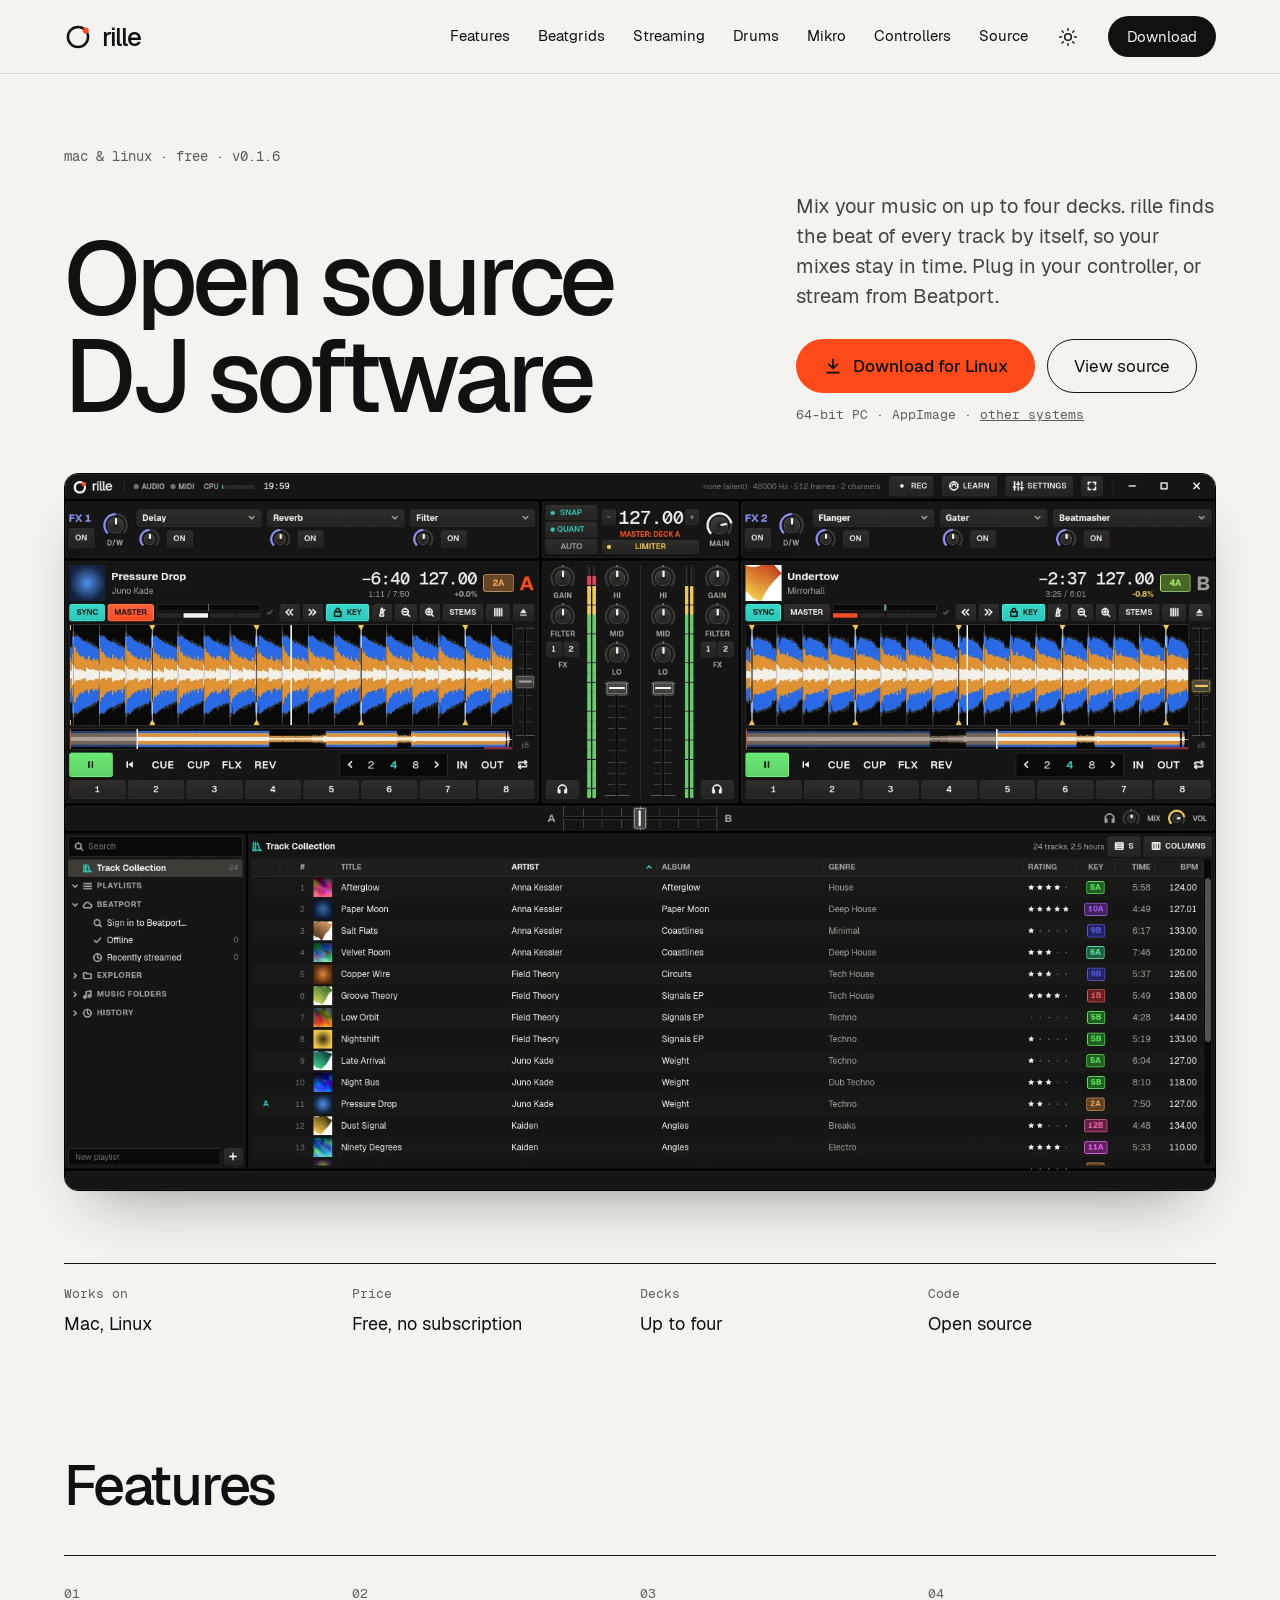
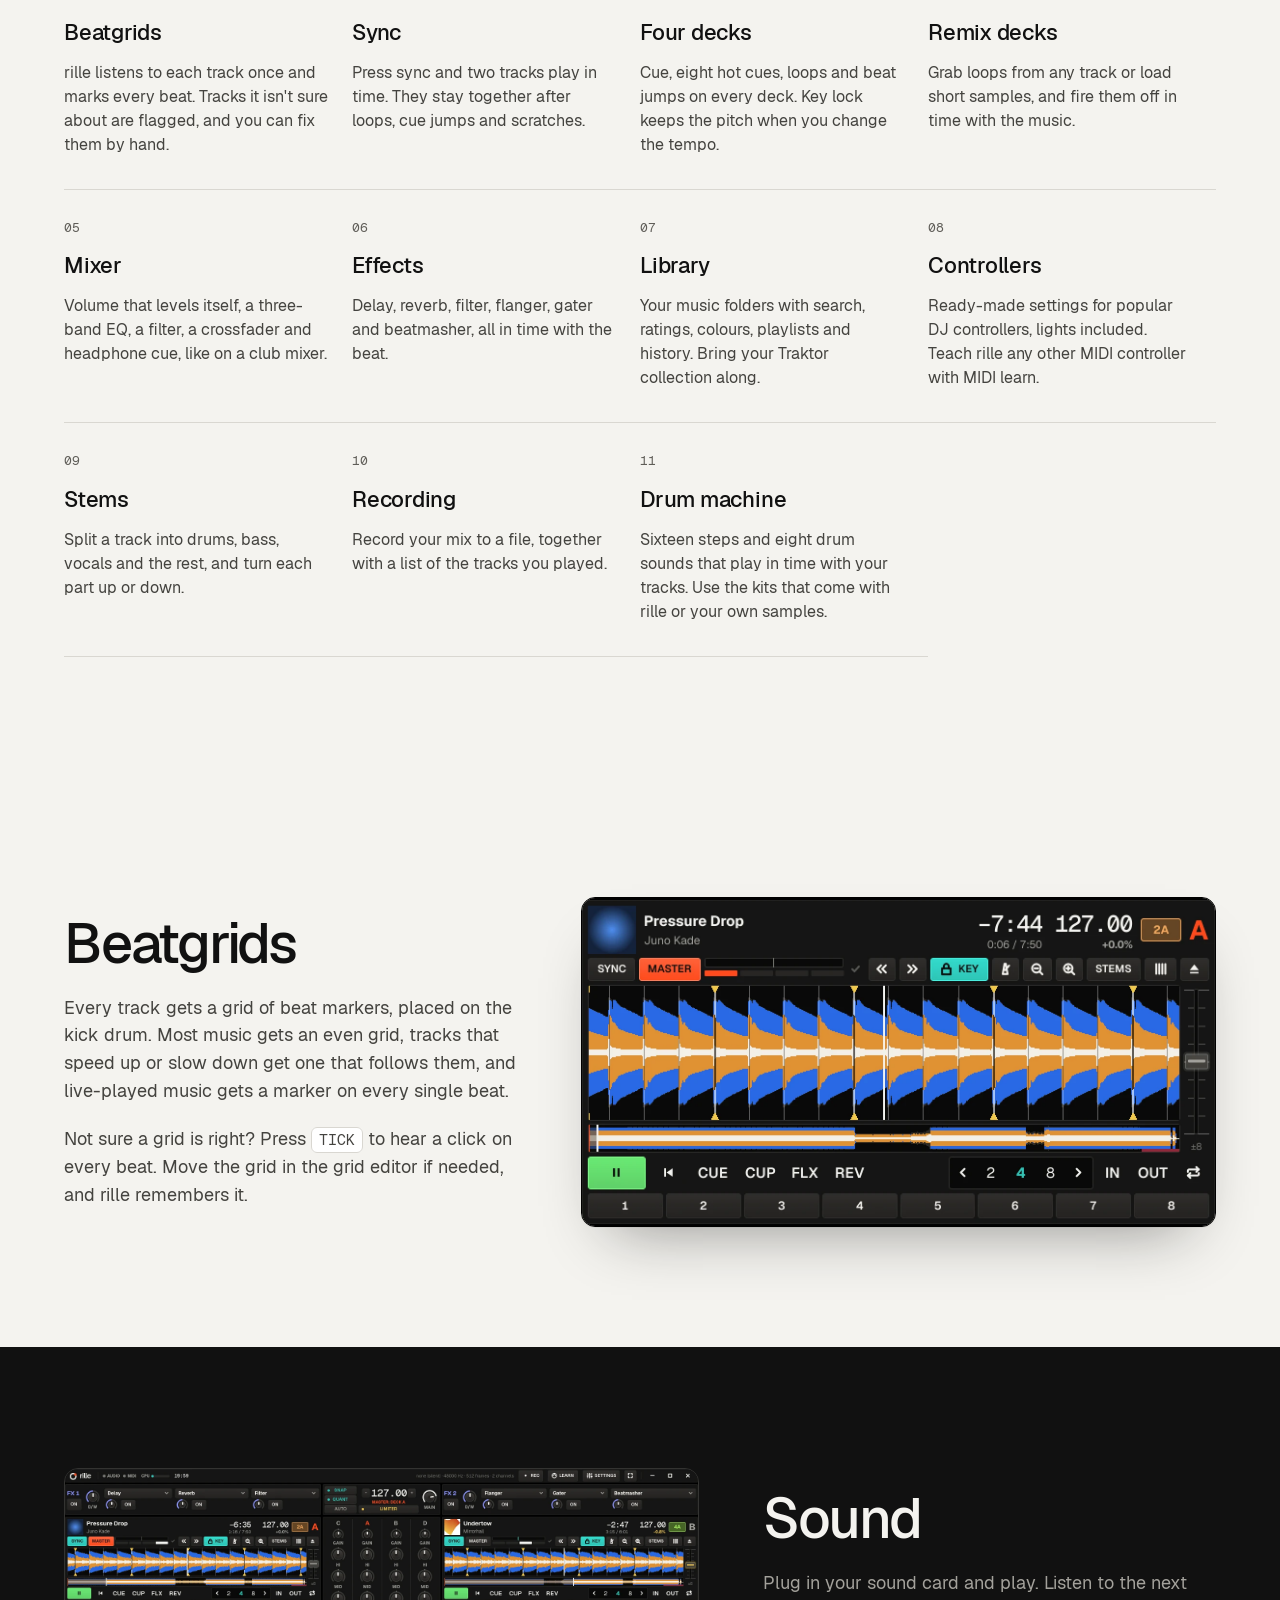
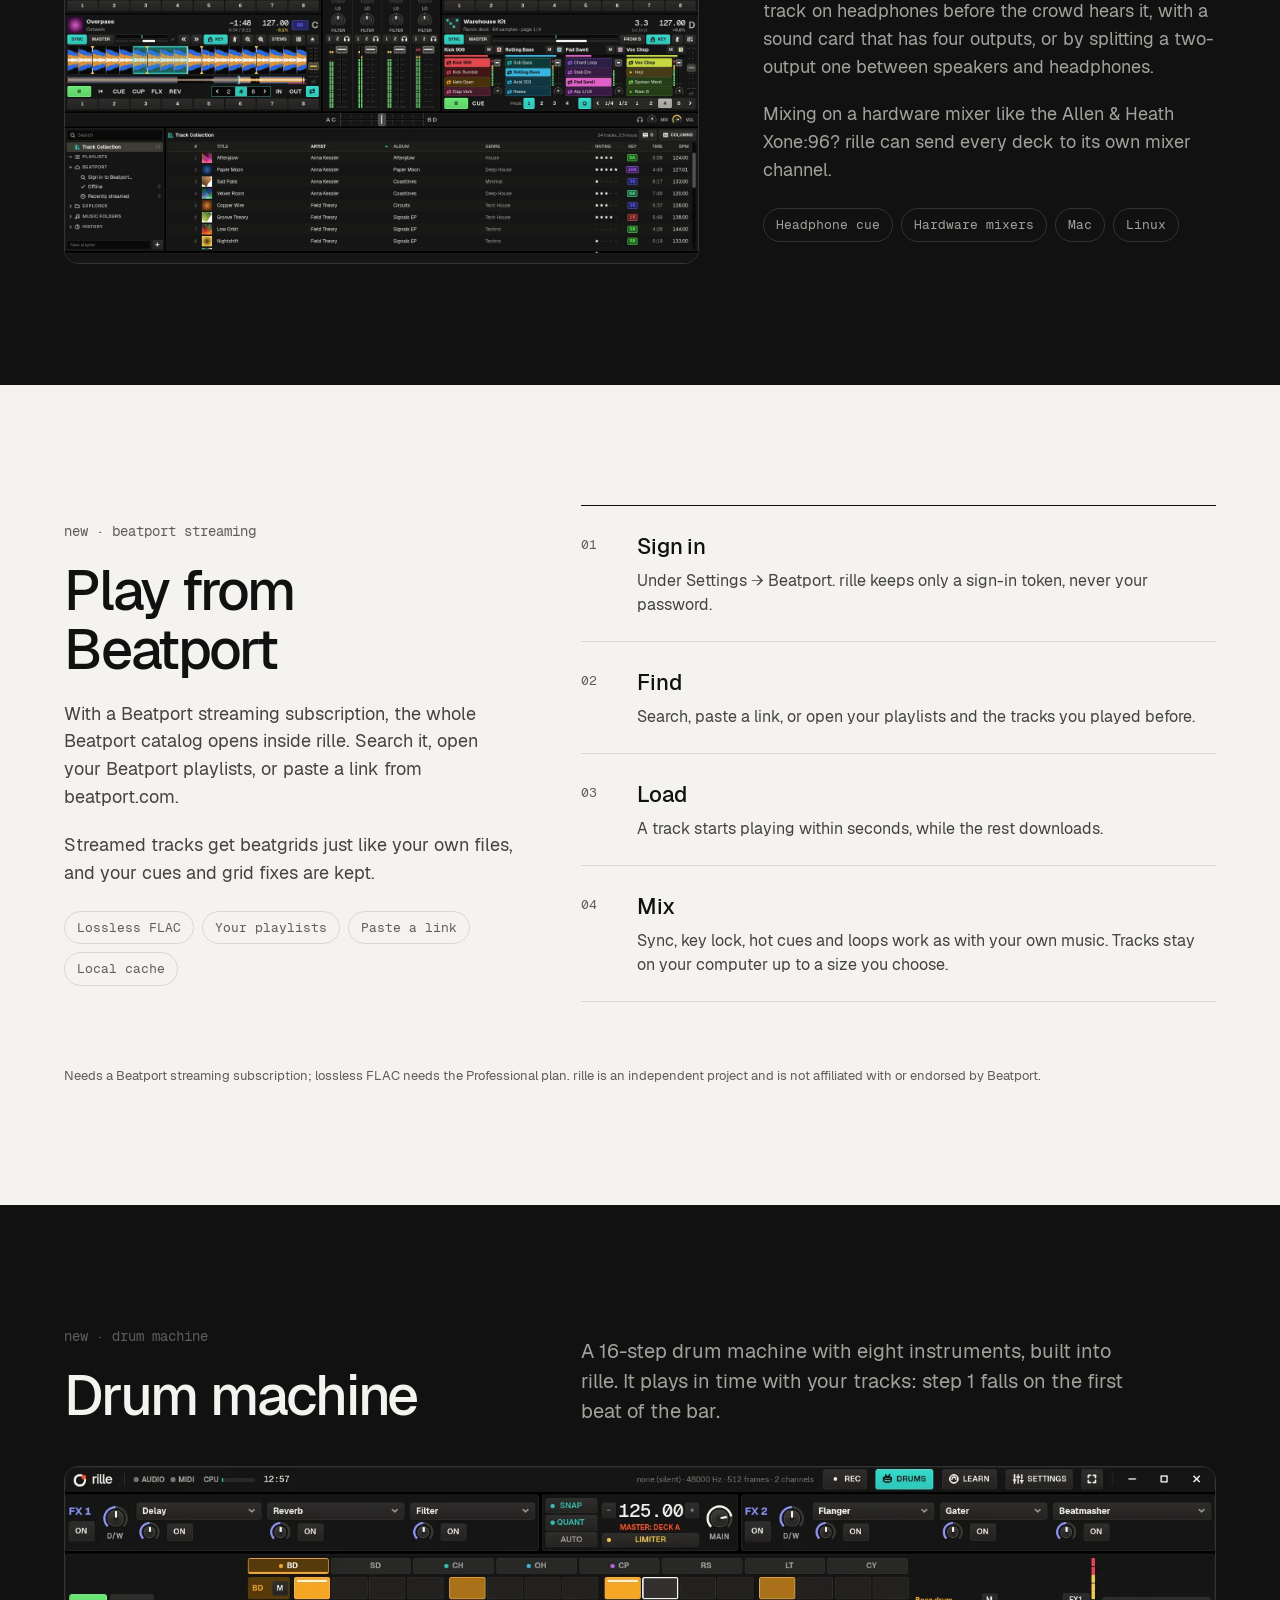
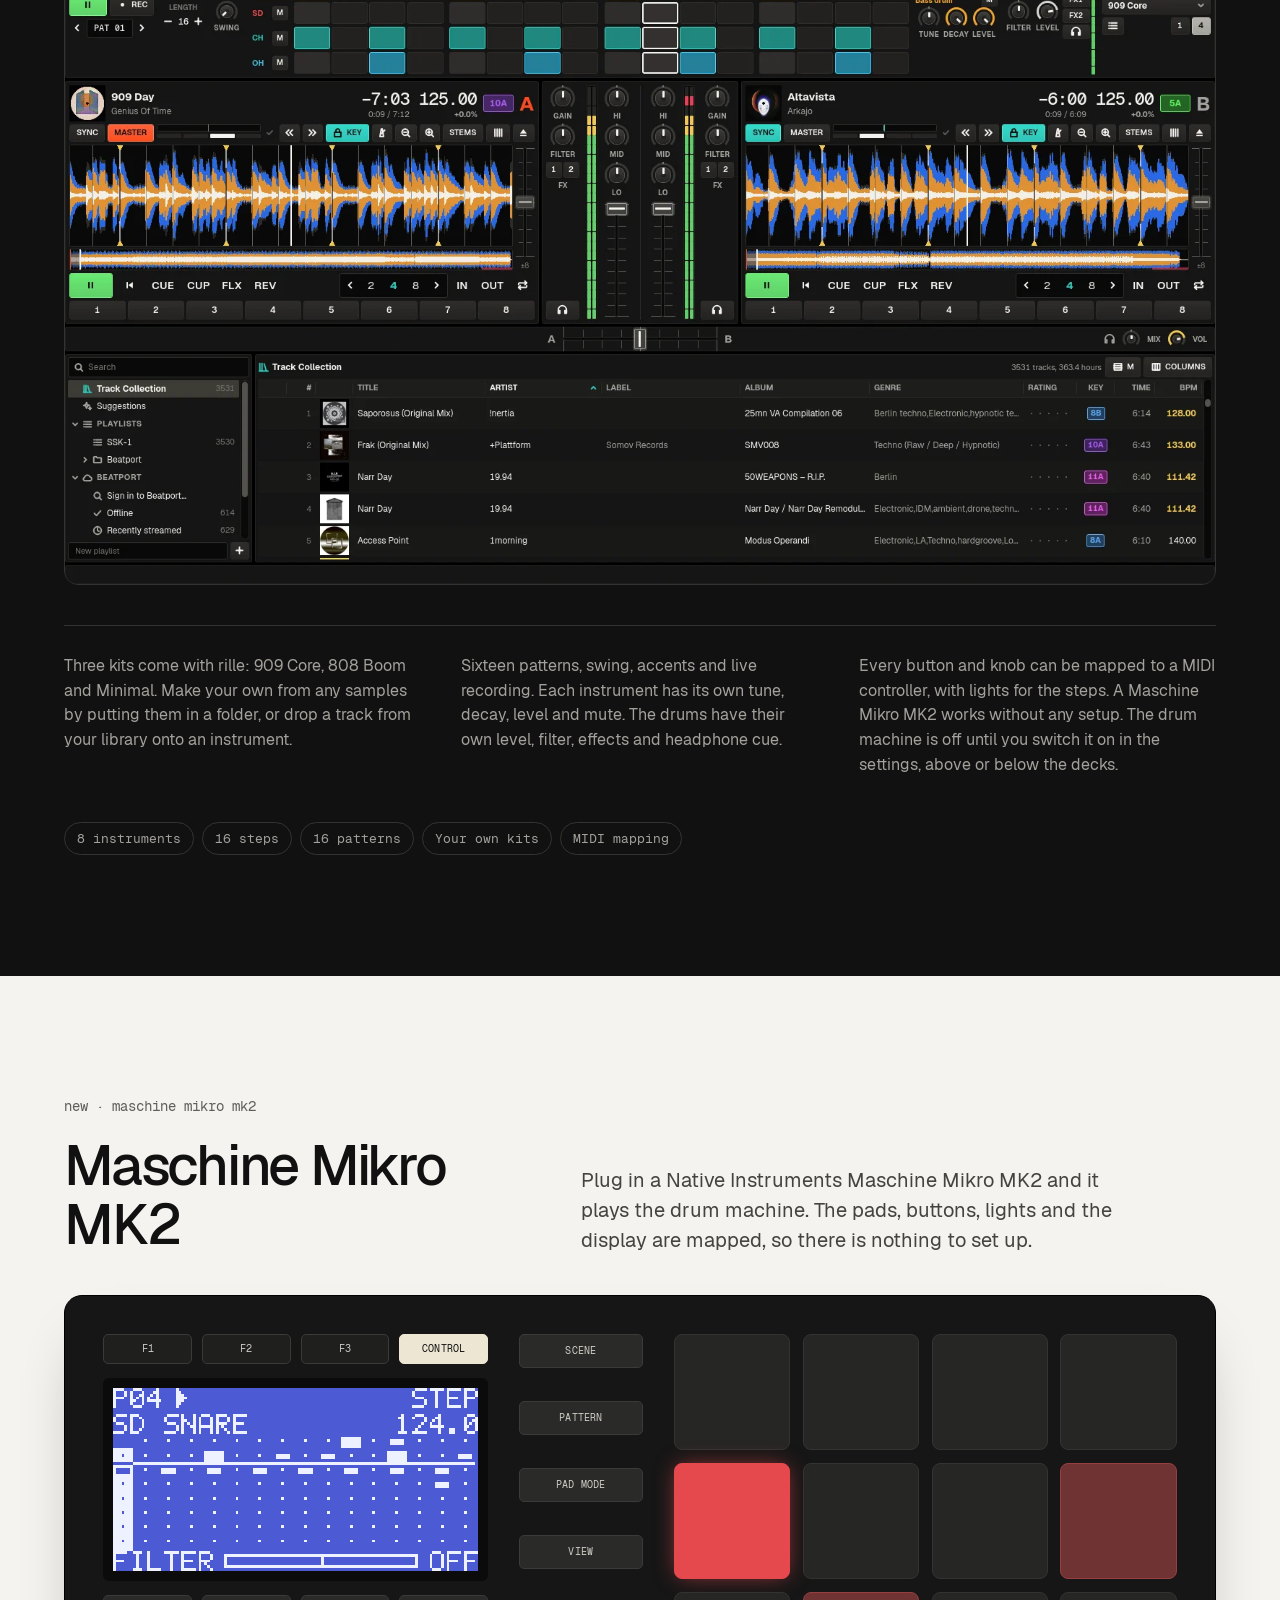
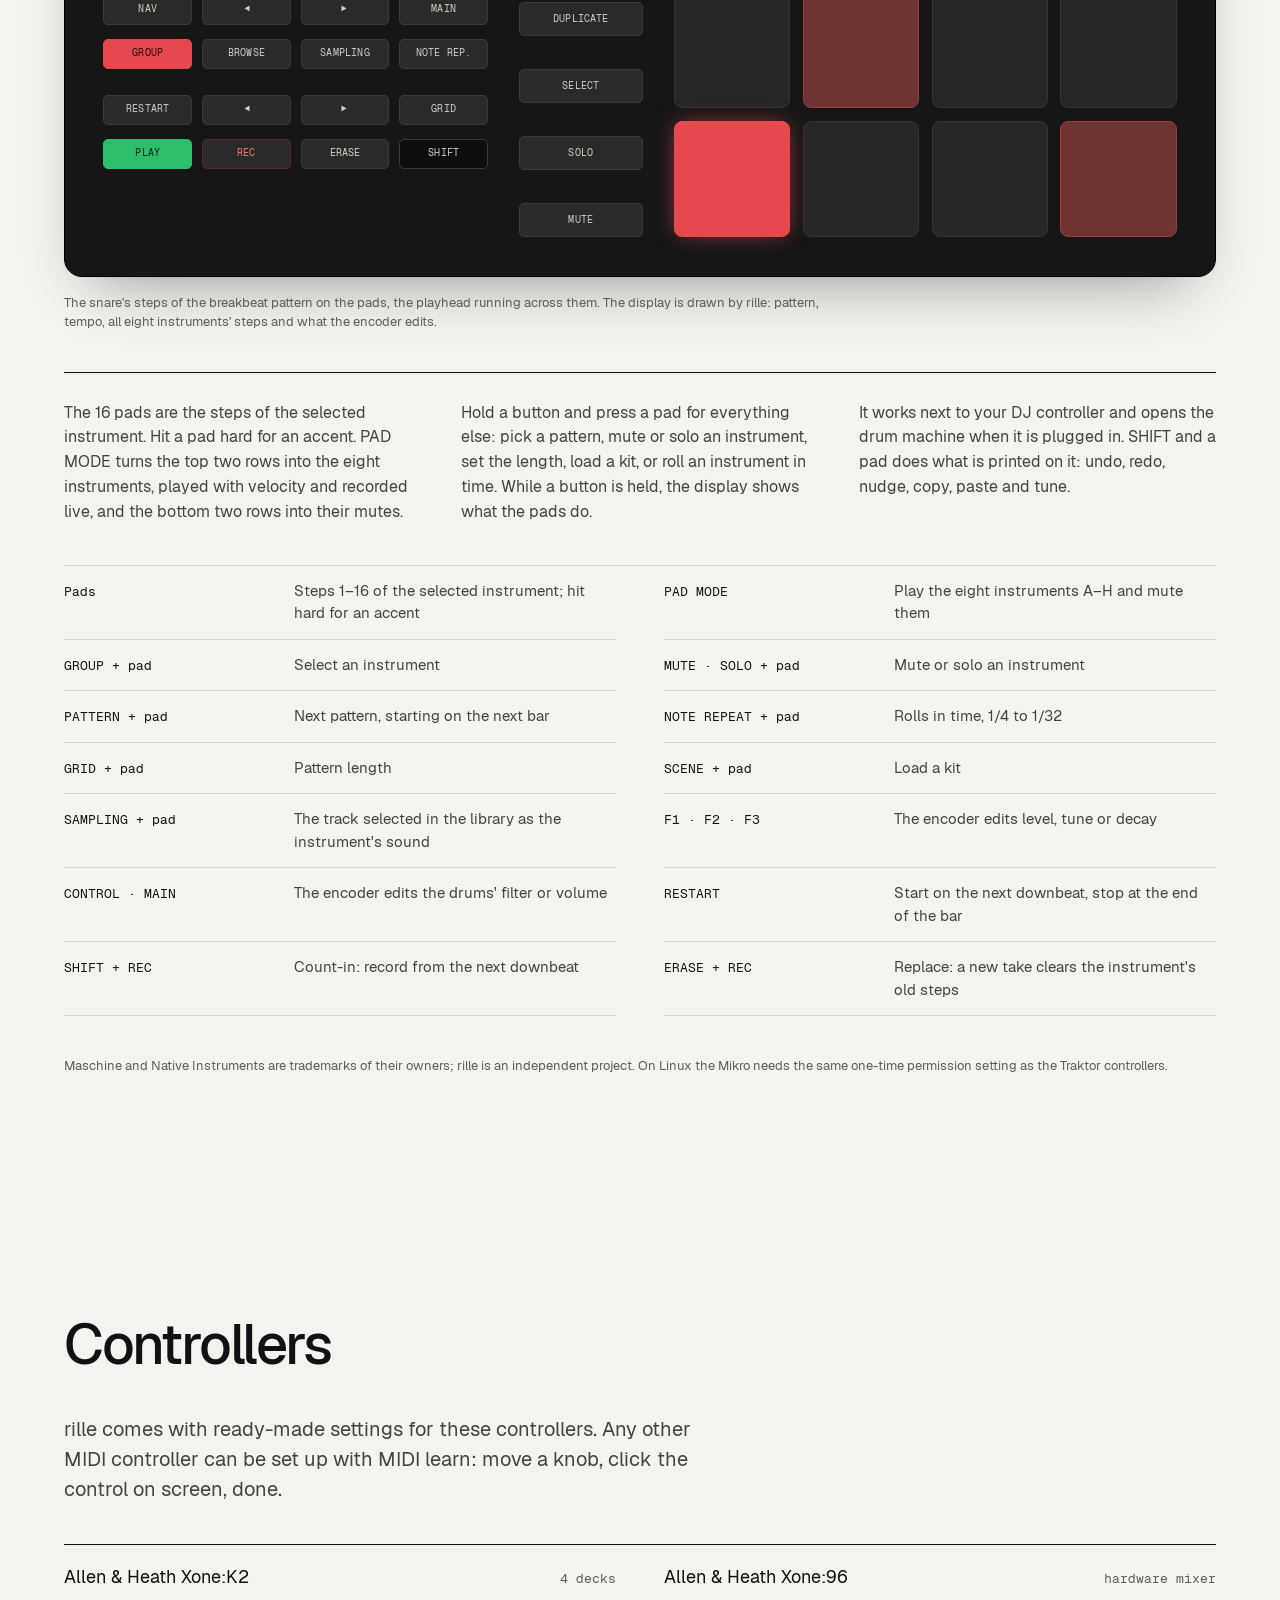
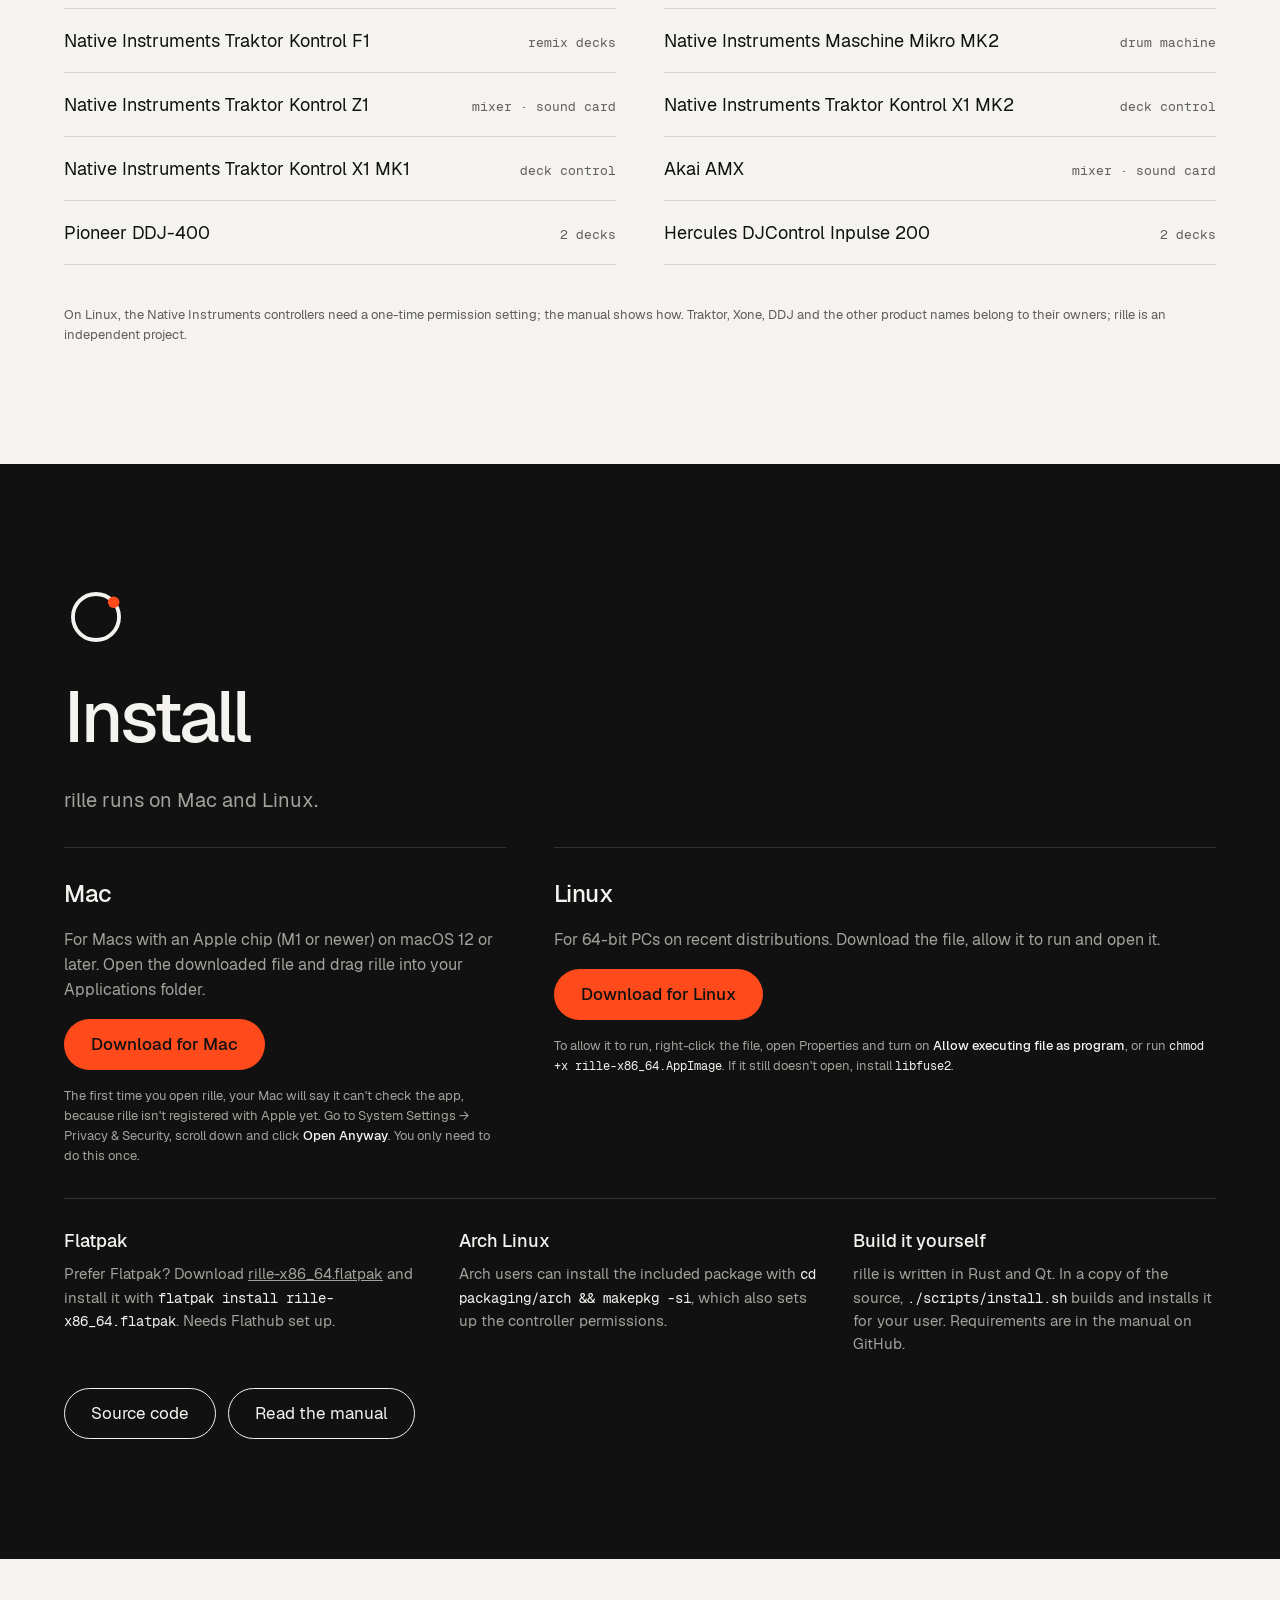
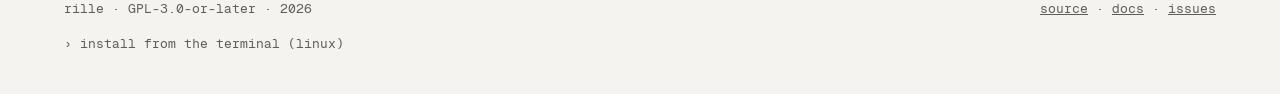
<file: website/index.html>
<!doctype html>
<html lang="en">
<head>
<meta charset="utf-8">
<meta name="viewport" content="width=device-width, initial-scale=1">
<title>rille · free dj software for mac and linux</title>
<meta name="description" content="rille is free DJ software for Mac and Linux. Mix on up to four decks with automatic beatgrids and sync, plug in your controller or stream from Beatport.">
<meta name="theme-color" content="#F4F3EF" media="(prefers-color-scheme: light)">
<meta name="theme-color" content="#111111" media="(prefers-color-scheme: dark)">
<script>
// Apply a saved theme before first paint; without one the system setting decides.
try {
  var t = localStorage.getItem('theme');
  if (t === 'light' || t === 'dark') document.documentElement.dataset.theme = t;
} catch (e) {}
</script>
<link rel="icon" href="favicon.svg" type="image/svg+xml">
<link rel="icon" href="favicon.png" type="image/png" sizes="32x32">
<link rel="apple-touch-icon" href="assets/img/app-icon.png">
<link rel="preload" href="assets/fonts/Geist-Medium.woff2" as="font" type="font/woff2" crossorigin>
<link rel="preload" href="assets/fonts/Geist-Regular.woff2" as="font" type="font/woff2" crossorigin>
<link rel="stylesheet" href="style.css">
<meta property="og:type" content="website">
<meta property="og:title" content="rille · free dj software for mac and linux">
<meta property="og:description" content="Free DJ software for Mac and Linux. Up to four decks, automatic beatgrids and sync, controllers and Beatport streaming.">
<meta property="og:image" content="assets/img/og.png">
<meta name="twitter:card" content="summary_large_image">
</head>
<body>

<a class="skip" href="#main">Skip to content</a>

<header class="site-header">
  <nav class="wrap nav" aria-label="Main">
    <a class="lockup" href="#top" aria-label="rille home">
      <svg class="mark" viewBox="0 0 100 100" fill="none" aria-hidden="true"><circle cx="50" cy="50" r="36" stroke="currentColor" stroke-width="9"/><circle cx="77.6" cy="26.9" r="11" fill="#FF4A1C"/></svg>
      <span class="wordmark">rille</span>
    </a>
    <div class="nav-links">
      <a href="#features">Features</a>
      <a href="#sync">Beatgrids</a>
      <a href="#streaming">Streaming</a>
      <a href="#drums">Drums</a>
      <a href="#mikro">Mikro</a>
      <a href="#controllers">Controllers</a>
      <a href="https://github.com/birkmann/rille-01">Source</a>
      <button class="theme-toggle" type="button" aria-label="Dark mode" aria-pressed="false">
        <svg class="sun" viewBox="0 0 24 24" aria-hidden="true"><circle cx="12" cy="12" r="4"/><path d="M12 2v2M12 20v2M4.9 4.9l1.4 1.4M17.7 17.7l1.4 1.4M2 12h2M20 12h2M4.9 19.1l1.4-1.4M17.7 6.3l1.4-1.4"/></svg>
        <svg class="moon" viewBox="0 0 24 24" aria-hidden="true"><path d="M20 14.5A8 8 0 0 1 9.5 4a8 8 0 1 0 10.5 10.5z"/></svg>
      </button>
      <a class="pill pill-ink" href="#install">Download</a>
    </div>
  </nav>
</header>

<main id="main">

<section class="wrap hero">
  <span class="label">mac &amp; linux · free · v0.1.6</span>
  <h1>Open source<br>DJ software</h1>
  <div class="hero-copy">
    <p class="lead">Mix your music on up to four decks. rille finds the beat of every track by itself, so your mixes stay in time. Plug in your controller, or stream from Beatport.</p>
    <div class="actions">
      <a class="pill pill-signal pill-dl" id="hero-download" href="#install">
        <svg viewBox="0 0 24 24" aria-hidden="true"><path d="M12 4v11M7 10l5 5 5-5M5 20h14"/></svg>
        <span>Download</span>
      </a>
      <a class="pill pill-outline" href="https://github.com/birkmann/rille-01">View source</a>
    </div>
    <p class="dl-meta" id="hero-download-meta">For Mac and Linux · <a href="#install">all downloads</a></p>
    <script>
    // Offer the build for the visitor's system; one click downloads it. Anything else (Windows,
    // phones, ChromeOS, ARM Linux) keeps the plain button to the install section.
    (function () {
      var base = 'https://github.com/birkmann/rille-01/releases/latest/download/';
      var builds = {
        mac: { file: 'rille-macos-arm64.dmg', name: 'Mac', meta: 'Apple chip · macOS 12 or later', help: '#macos' },
        linux: { file: 'rille-x86_64.AppImage', name: 'Linux', meta: '64-bit PC · AppImage', help: '#linux' }
      };
      var ua = navigator.userAgent;
      var platform = (navigator.userAgentData && navigator.userAgentData.platform) || navigator.platform || '';
      var os = null;
      if (/android|cros|chrome os/i.test(ua + ' ' + platform)) os = null;
      // iPads report a Mac platform too, but have a touch screen.
      else if (/mac/i.test(platform) && !(navigator.maxTouchPoints > 1)) os = 'mac';
      // The AppImage is x86_64 only; userAgentData says just "Linux", navigator.platform the CPU.
      else if (/linux/i.test(platform) && !/arm|aarch64/i.test(navigator.platform || '')) os = 'linux';
      if (!os) return;
      var b = builds[os];
      var btn = document.getElementById('hero-download');
      var meta = document.getElementById('hero-download-meta');
      btn.href = base + b.file;
      btn.setAttribute('download', '');
      btn.querySelector('span').textContent = 'Download for ' + b.name;
      meta.innerHTML = b.meta + ' · <a href="#install">other systems</a>';
      btn.addEventListener('click', function () {
        meta.innerHTML = 'Downloading… <a href="' + b.help + '">how to open it</a>';
      });
    })();
    </script>
  </div>
</section>

<figure class="wrap shot shot-hero">
  <picture>
    <source srcset="assets/img/rille-2-decks.webp" type="image/webp">
    <img src="assets/img/rille-2-decks.png" width="1592" height="992" alt="rille with two decks playing in sync: waveforms, mixer with EQ and filter, effects and the track collection.">
  </picture>
</figure>

<section class="wrap specs" aria-label="Specifications">
  <dl>
    <div><dt>Works on</dt><dd>Mac, Linux</dd></div>
    <div><dt>Price</dt><dd>Free, no subscription</dd></div>
    <div><dt>Decks</dt><dd>Up to four</dd></div>
    <div><dt>Code</dt><dd>Open source</dd></div>
  </dl>
</section>

<section class="wrap section" id="features">
  <h2>Features</h2>
  <div class="grid features">
    <article><span class="idx">01</span><h3>Beatgrids</h3><p>rille listens to each track once and marks every beat. Tracks it isn't sure about are flagged, and you can fix them by hand.</p></article>
    <article><span class="idx">02</span><h3>Sync</h3><p>Press sync and two tracks play in time. They stay together after loops, cue jumps and scratches.</p></article>
    <article><span class="idx">03</span><h3>Four decks</h3><p>Cue, eight hot cues, loops and beat jumps on every deck. Key lock keeps the pitch when you change the tempo.</p></article>
    <article><span class="idx">04</span><h3>Remix decks</h3><p>Grab loops from any track or load short samples, and fire them off in time with the music.</p></article>
    <article><span class="idx">05</span><h3>Mixer</h3><p>Volume that levels itself, a three-band EQ, a filter, a crossfader and headphone cue, like on a club mixer.</p></article>
    <article><span class="idx">06</span><h3>Effects</h3><p>Delay, reverb, filter, flanger, gater and beatmasher, all in time with the beat.</p></article>
    <article><span class="idx">07</span><h3>Library</h3><p>Your music folders with search, ratings, colours, playlists and history. Bring your Traktor collection along.</p></article>
    <article><span class="idx">08</span><h3>Controllers</h3><p>Ready-made settings for popular DJ controllers, lights included. Teach rille any other MIDI controller with MIDI learn.</p></article>
    <article><span class="idx">09</span><h3>Stems</h3><p>Split a track into drums, bass, vocals and the rest, and turn each part up or down.</p></article>
    <article><span class="idx">10</span><h3>Recording</h3><p>Record your mix to a file, together with a list of the tracks you played.</p></article>
    <article><span class="idx">11</span><h3>Drum machine</h3><p>Sixteen steps and eight drum sounds that play in time with your tracks. Use the kits that come with rille or your own samples.</p></article>
  </div>
</section>

<section class="wrap section split" id="sync">
  <div class="copy">
    <h2>Beatgrids</h2>
    <p>Every track gets a grid of beat markers, placed on the kick drum. Most music gets an even grid, tracks that speed up or slow down get one that follows them, and live-played music gets a marker on every single beat.</p>
    <p>Not sure a grid is right? Press <span class="kbd">TICK</span> to hear a click on every beat. Move the grid in the grid editor if needed, and rille remembers it.</p>
  </div>
  <figure class="shot shot-detail">
    <picture>
      <source srcset="assets/img/rille-deck.webp" type="image/webp">
      <img src="assets/img/rille-deck.png" width="1312" height="680" alt="A rille deck: track title, remaining time, BPM, key, the beatgrid over the waveform and the transport controls." loading="lazy">
    </picture>
  </figure>
</section>

<section class="dark" id="audio">
  <div class="wrap section split split-reverse">
    <figure class="shot">
      <picture>
        <source srcset="assets/img/rille-4-decks.webp" type="image/webp">
        <img src="assets/img/rille-4-decks.png" width="1592" height="992" alt="rille with four decks in sync: three track decks and a remix deck, stacked on each side of a four-channel mixer." loading="lazy">
      </picture>
    </figure>
    <div class="copy">
      <h2>Sound</h2>
      <p>Plug in your sound card and play. Listen to the next track on headphones before the crowd hears it, with a sound card that has four outputs, or by splitting a two-output one between speakers and headphones.</p>
      <p>Mixing on a hardware mixer like the Allen &amp; Heath Xone:96? rille can send every deck to its own mixer channel.</p>
      <ul class="tags">
        <li>Headphone cue</li><li>Hardware mixers</li><li>Mac</li><li>Linux</li>
      </ul>
    </div>
  </div>
</section>

<section class="wrap section split" id="streaming">
  <div class="copy">
    <span class="label">new · beatport streaming</span>
    <h2>Play from Beatport</h2>
    <p>With a Beatport streaming subscription, the whole Beatport catalog opens inside rille. Search it, open your Beatport playlists, or paste a link from beatport.com.</p>
    <p>Streamed tracks get beatgrids just like your own files, and your cues and grid fixes are kept.</p>
    <ul class="tags tags-light">
      <li>Lossless FLAC</li><li>Your playlists</li><li>Paste a link</li><li>Local cache</li>
    </ul>
  </div>
  <ol class="steps" aria-label="How Beatport streaming works">
    <li><span class="idx">01</span><div><h3>Sign in</h3><p>Under Settings → Beatport. rille keeps only a sign-in token, never your password.</p></div></li>
    <li><span class="idx">02</span><div><h3>Find</h3><p>Search, paste a link, or open your playlists and the tracks you played before.</p></div></li>
    <li><span class="idx">03</span><div><h3>Load</h3><p>A track starts playing within seconds, while the rest downloads.</p></div></li>
    <li><span class="idx">04</span><div><h3>Mix</h3><p>Sync, key lock, hot cues and loops work as with your own music. Tracks stay on your computer up to a size you choose.</p></div></li>
  </ol>
  <p class="note split-note">Needs a Beatport streaming subscription; lossless FLAC needs the Professional plan. rille is an independent project and is not affiliated with or endorsed by Beatport.</p>
</section>

<section class="dark" id="drums">
  <div class="wrap section">
    <div class="drums-head">
      <div class="copy">
        <span class="label">new · drum machine</span>
        <h2>Drum machine</h2>
      </div>
      <p class="lead">A 16-step drum machine with eight instruments, built into rille. It plays in time with your tracks: step 1 falls on the first beat of the bar.</p>
    </div>

    <figure class="shot">
      <picture>
        <source srcset="assets/img/rille-drums.webp" type="image/webp">
        <img src="assets/img/rille-drums.png" width="1592" height="992" alt="rille with the drum machine above two decks in sync: four sequencer rows for bass drum, snare, closed and open hi-hat, the playhead on step 10." loading="lazy">
      </picture>
    </figure>

    <div class="drums-more">
      <p>Three kits come with rille: 909 Core, 808 Boom and Minimal. Make your own from any samples by putting them in a folder, or drop a track from your library onto an instrument.</p>
      <p>Sixteen patterns, swing, accents and live recording. Each instrument has its own tune, decay, level and mute. The drums have their own level, filter, effects and headphone cue.</p>
      <p>Every button and knob can be mapped to a MIDI controller, with lights for the steps. A Maschine Mikro MK2 works without any setup. The drum machine is off until you switch it on in the settings, above or below the decks.</p>
    </div>
    <ul class="tags">
      <li>8 instruments</li><li>16 steps</li><li>16 patterns</li><li>Your own kits</li><li>MIDI mapping</li>
    </ul>
  </div>
</section>

<section class="wrap section" id="mikro">
  <div class="mikro-head">
    <div class="copy">
      <span class="label">new · maschine mikro mk2</span>
      <h2>Maschine Mikro MK2</h2>
    </div>
    <p class="lead">Plug in a Native Instruments Maschine Mikro MK2 and it plays the drum machine. The pads, buttons, lights and the display are mapped, so there is nothing to set up.</p>
  </div>

  <figure class="mikro">
    <div class="mk-body" aria-hidden="true">
      <div class="mk-left">
        <div class="mk-keys mk-keys-top"><span class="mk-key">F1</span><span class="mk-key">F2</span><span class="mk-key">F3</span><span class="mk-key lit">CONTROL</span></div>
        <div class="mk-display"><div class="mk-screen"></div></div>
        <div class="mk-keys"><span class="mk-key">NAV</span><span class="mk-key">&#9664;</span><span class="mk-key">&#9654;</span><span class="mk-key">MAIN</span></div>
        <div class="mk-keys"><span class="mk-key mk-group">GROUP</span><span class="mk-key">BROWSE</span><span class="mk-key">SAMPLING</span><span class="mk-key">NOTE REP.</span></div>
        <div class="mk-keys mk-transport"><span class="mk-key">RESTART</span><span class="mk-key">&#9664;</span><span class="mk-key">&#9654;</span><span class="mk-key">GRID</span></div>
        <div class="mk-keys"><span class="mk-key mk-play">PLAY</span><span class="mk-key mk-rec">REC</span><span class="mk-key">ERASE</span><span class="mk-key mk-shift">SHIFT</span></div>
      </div>
      <div class="mk-mid">
        <span class="mk-key">SCENE</span><span class="mk-key">PATTERN</span><span class="mk-key">PAD MODE</span><span class="mk-key">VIEW</span>
        <span class="mk-key">DUPLICATE</span><span class="mk-key">SELECT</span><span class="mk-key">SOLO</span><span class="mk-key">MUTE</span>
      </div>
      <div class="mk-pads">
          <span class="mk-pad" style="--i:0"></span>
          <span class="mk-pad" style="--i:1"></span>
          <span class="mk-pad" style="--i:2"></span>
          <span class="mk-pad" style="--i:3"></span>
          <span class="mk-pad on acc" style="--i:4"></span>
          <span class="mk-pad" style="--i:5"></span>
          <span class="mk-pad" style="--i:6"></span>
          <span class="mk-pad on" style="--i:7"></span>
          <span class="mk-pad" style="--i:8"></span>
          <span class="mk-pad on" style="--i:9"></span>
          <span class="mk-pad" style="--i:10"></span>
          <span class="mk-pad" style="--i:11"></span>
          <span class="mk-pad on acc" style="--i:12"></span>
          <span class="mk-pad" style="--i:13"></span>
          <span class="mk-pad" style="--i:14"></span>
          <span class="mk-pad on" style="--i:15"></span>
      </div>
    </div>
    <figcaption>The snare's steps of the breakbeat pattern on the pads, the playhead running across them. The display is drawn by rille: pattern, tempo, all eight instruments' steps and what the encoder edits.</figcaption>
  </figure>

  <div class="mikro-more">
    <p>The 16 pads are the steps of the selected instrument. Hit a pad hard for an accent. PAD MODE turns the top two rows into the eight instruments, played with velocity and recorded live, and the bottom two rows into their mutes.</p>
    <p>Hold a button and press a pad for everything else: pick a pattern, mute or solo an instrument, set the length, load a kit, or roll an instrument in time. While a button is held, the display shows what the pads do.</p>
    <p>It works next to your DJ controller and opens the drum machine when it is plugged in. SHIFT and a pad does what is printed on it: undo, redo, nudge, copy, paste and tune.</p>
  </div>

  <dl class="keys">
    <div><dt>Pads</dt><dd>Steps 1–16 of the selected instrument; hit hard for an accent</dd></div>
    <div><dt>PAD MODE</dt><dd>Play the eight instruments A–H and mute them</dd></div>
    <div><dt>GROUP + pad</dt><dd>Select an instrument</dd></div>
    <div><dt>MUTE · SOLO + pad</dt><dd>Mute or solo an instrument</dd></div>
    <div><dt>PATTERN + pad</dt><dd>Next pattern, starting on the next bar</dd></div>
    <div><dt>NOTE REPEAT + pad</dt><dd>Rolls in time, 1/4 to 1/32</dd></div>
    <div><dt>GRID + pad</dt><dd>Pattern length</dd></div>
    <div><dt>SCENE + pad</dt><dd>Load a kit</dd></div>
    <div><dt>SAMPLING + pad</dt><dd>The track selected in the library as the instrument's sound</dd></div>
    <div><dt>F1 · F2 · F3</dt><dd>The encoder edits level, tune or decay</dd></div>
    <div><dt>CONTROL · MAIN</dt><dd>The encoder edits the drums' filter or volume</dd></div>
    <div><dt>RESTART</dt><dd>Start on the next downbeat, stop at the end of the bar</dd></div>
    <div><dt>SHIFT + REC</dt><dd>Count-in: record from the next downbeat</dd></div>
    <div><dt>ERASE + REC</dt><dd>Replace: a new take clears the instrument's old steps</dd></div>
  </dl>
  <p class="note">Maschine and Native Instruments are trademarks of their owners; rille is an independent project. On Linux the Mikro needs the same one-time permission setting as the Traktor controllers.</p>
</section>

<section class="wrap section" id="controllers">
  <h2>Controllers</h2>
  <p class="lead narrow">rille comes with ready-made settings for these controllers. Any other MIDI controller can be set up with MIDI learn: move a knob, click the control on screen, done.</p>
  <ul class="grid hardware">
    <li><span class="hw">Allen &amp; Heath Xone:K2</span><span class="proto">4 decks</span></li>
    <li><span class="hw">Allen &amp; Heath Xone:96</span><span class="proto">hardware mixer</span></li>
    <li><span class="hw">Native Instruments Traktor Kontrol F1</span><span class="proto">remix decks</span></li>
    <li><span class="hw"><a href="#mikro">Native Instruments Maschine Mikro MK2</a></span><span class="proto">drum machine</span></li>
    <li><span class="hw">Native Instruments Traktor Kontrol Z1</span><span class="proto">mixer · sound card</span></li>
    <li><span class="hw">Native Instruments Traktor Kontrol X1 MK2</span><span class="proto">deck control</span></li>
    <li><span class="hw">Native Instruments Traktor Kontrol X1 MK1</span><span class="proto">deck control</span></li>
    <li><span class="hw">Akai AMX</span><span class="proto">mixer · sound card</span></li>
    <li><span class="hw">Pioneer DDJ-400</span><span class="proto">2 decks</span></li>
    <li><span class="hw">Hercules DJControl Inpulse 200</span><span class="proto">2 decks</span></li>
  </ul>
  <p class="note">On Linux, the Native Instruments controllers need a one-time permission setting; the manual shows how. Traktor, Xone, DDJ and the other product names belong to their owners; rille is an independent project.</p>
</section>

<section class="install" id="install">
  <div class="wrap section">
    <svg class="mark mark-lg" viewBox="0 0 100 100" fill="none" aria-hidden="true"><circle cx="50" cy="50" r="36" stroke="#F4F3EF" stroke-width="6"/><circle cx="77.6" cy="26.9" r="9" fill="#FF4A1C"/></svg>
    <h2>Install</h2>
    <p class="lead">rille runs on Mac and Linux.</p>
    <div class="platforms">
      <div class="platform" id="macos">
        <h3>Mac</h3>
        <p>For Macs with an Apple chip (M1 or newer) on macOS 12 or later. Open the downloaded file and drag rille into your Applications folder.</p>
        <a class="pill pill-signal" href="https://github.com/birkmann/rille-01/releases/latest/download/rille-macos-arm64.dmg">Download for Mac</a>
        <p class="note">The first time you open rille, your Mac will say it can't check the app, because rille isn't registered with Apple yet. Go to System Settings → Privacy &amp; Security, scroll down and click <b>Open Anyway</b>. You only need to do this once.</p>
      </div>
      <div class="platform" id="linux">
        <h3>Linux</h3>
        <p>For 64-bit PCs on recent distributions. Download the file, allow it to run and open it.</p>
        <a class="pill pill-signal" href="https://github.com/birkmann/rille-01/releases/latest/download/rille-x86_64.AppImage">Download for Linux</a>
        <p class="note">To allow it to run, right-click the file, open Properties and turn on <b>Allow executing file as program</b>, or run <code>chmod +x rille-x86_64.AppImage</code>. If it still doesn't open, install <code>libfuse2</code>.</p>
      </div>
    </div>
    <div class="install-more">
      <div>
        <h3>Flatpak</h3>
        <p>Prefer Flatpak? Download <a href="https://github.com/birkmann/rille-01/releases/latest/download/rille-x86_64.flatpak">rille-x86_64.flatpak</a> and install it with <code>flatpak install rille-x86_64.flatpak</code>. Needs Flathub set up.</p>
      </div>
      <div>
        <h3>Arch Linux</h3>
        <p>Arch users can install the included package with <code>cd packaging/arch &amp;&amp; makepkg -si</code>, which also sets up the controller permissions.</p>
      </div>
      <div>
        <h3>Build it yourself</h3>
        <p>rille is written in Rust and Qt. In a copy of the source, <code>./scripts/install.sh</code> builds and installs it for your user. Requirements are in the manual on GitHub.</p>
      </div>
    </div>
    <div class="actions">
      <a class="pill pill-outline-light" href="https://github.com/birkmann/rille-01">Source code</a>
      <a class="pill pill-outline-light" href="https://github.com/birkmann/rille-01#using-it">Read the manual</a>
    </div>
  </div>
</section>

</main>

<footer class="wrap footer">
  <span>rille · GPL-3.0-or-later · 2026</span>
  <span><a href="https://github.com/birkmann/rille-01">source</a> · <a href="https://github.com/birkmann/rille-01#readme">docs</a> · <a href="https://github.com/birkmann/rille-01/issues">issues</a></span>
  <details class="terminal">
    <summary>install from the terminal (linux)</summary>
    <p>Clones the source, builds rille, installs it into <code>~/.local</code> for your user and starts it. No root access needed. Building needs Rust, Qt 6.5 or newer, <code>clang</code> and the PipeWire, JACK or ALSA development files; see the <a href="https://github.com/birkmann/rille-01#readme">manual</a>.</p>
    <div class="code" role="group" aria-label="Terminal commands">
      <pre><code><span class="prompt">$</span> git clone https://github.com/birkmann/rille-01.git rille
<span class="prompt">$</span> cd rille &amp;&amp; ./scripts/install.sh
<span class="prompt">$</span> rille</code></pre>
      <button class="copy-btn" type="button" data-copy="git clone https://github.com/birkmann/rille-01.git rille &amp;&amp; cd rille &amp;&amp; ./scripts/install.sh &amp;&amp; rille">Copy</button>
    </div>
  </details>
</footer>

<div class="lightbox" id="lightbox" role="dialog" aria-modal="true" aria-label="Screenshot" hidden>
  <div class="lb-backdrop" data-close></div>
  <div class="lb-frame">
    <img class="lb-img" alt="" draggable="false">
  </div>
  <p class="lb-caption" aria-live="polite"></p>
  <div class="lb-bar">
    <span class="lb-count"></span>
    <span class="lb-hint">click to zoom · esc to close</span>
  </div>
  <button class="lb-btn lb-close" type="button" aria-label="Close" data-close>
    <svg viewBox="0 0 24 24" aria-hidden="true"><path d="M6 6l12 12M18 6L6 18"/></svg>
  </button>
  <button class="lb-btn lb-prev" type="button" aria-label="Previous screenshot">
    <svg viewBox="0 0 24 24" aria-hidden="true"><path d="M15 5l-7 7 7 7"/></svg>
  </button>
  <button class="lb-btn lb-next" type="button" aria-label="Next screenshot">
    <svg viewBox="0 0 24 24" aria-hidden="true"><path d="M9 5l7 7-7 7"/></svg>
  </button>
</div>

<script>
// Dark mode toggle. Follows the system setting until the visitor picks one.
(function () {
  var root = document.documentElement;
  var btn = document.querySelector('.theme-toggle');
  var metas = document.querySelectorAll('meta[name="theme-color"]');
  var system = window.matchMedia('(prefers-color-scheme: dark)');
  function isDark() { return root.dataset.theme ? root.dataset.theme === 'dark' : system.matches; }
  function sync() {
    var dark = isDark();
    root.classList.toggle('is-dark', dark);
    btn.setAttribute('aria-pressed', String(dark));
    if (root.dataset.theme) metas.forEach(function (m) { m.content = dark ? '#111111' : '#F4F3EF'; });
  }
  btn.addEventListener('click', function () {
    root.dataset.theme = isDark() ? 'light' : 'dark';
    try { localStorage.setItem('theme', root.dataset.theme); } catch (e) {}
    sync();
  });
  system.addEventListener('change', sync);
  sync();
})();

// Copy the terminal install command.
document.querySelectorAll('.copy-btn').forEach(function (b) {
  b.addEventListener('click', function () {
    var done = function (text) { b.textContent = text; setTimeout(function () { b.textContent = 'Copy'; }, 1600); };
    var select = function () {
      var r = document.createRange();
      r.selectNodeContents(b.parentNode.querySelector('pre'));
      var sel = window.getSelection(); sel.removeAllRanges(); sel.addRange(r);
      done('Selected');
    };
    if (!navigator.clipboard) return select();
    navigator.clipboard.writeText(b.dataset.copy).then(function () { done('Copied'); }, select);
  });
});

// Screenshot lightbox: the shot grows out of its place on the page (FLIP),
// a click zooms in further and the view follows the pointer.
(function () {
  var lb = document.getElementById('lightbox');
  var frame = lb.querySelector('.lb-frame');
  var img = lb.querySelector('.lb-img');
  var caption = lb.querySelector('.lb-caption');
  var count = lb.querySelector('.lb-count');
  var prevBtn = lb.querySelector('.lb-prev');
  var nextBtn = lb.querySelector('.lb-next');
  var closeBtn = lb.querySelector('.lb-close');
  var reduce = window.matchMedia('(prefers-reduced-motion: reduce)');
  var EASE = 'cubic-bezier(.2,.8,.2,1)';
  var shots = [].slice.call(document.querySelectorAll('.shot img'));
  var current = -1, zoomed = false, opener = null, closing = false;

  // Each screenshot becomes a button that opens it.
  shots.forEach(function (thumb, i) {
    var pic = thumb.closest('picture') || thumb;
    var btn = document.createElement('button');
    btn.type = 'button';
    btn.className = 'shot-open';
    btn.setAttribute('aria-label', 'View full size: ' + thumb.alt);
    pic.parentNode.insertBefore(btn, pic);
    btn.appendChild(pic);
    var badge = document.createElement('span');
    badge.className = 'shot-badge';
    badge.setAttribute('aria-hidden', 'true');
    badge.innerHTML = '<svg viewBox="0 0 24 24"><path d="M14 4h6v6M10 20H4v-6M20 4l-7 7M4 20l7-7"/></svg>View full size';
    btn.appendChild(badge);
    btn.addEventListener('click', function () { open(i, btn); });
  });

  function fitted(thumb) {
    var vw = window.innerWidth, vh = window.innerHeight;
    var padX = vw < 720 ? 12 : 88, padTop = vw < 720 ? 64 : 72, padBottom = vw < 720 ? 96 : 104;
    var ratio = thumb.naturalWidth / thumb.naturalHeight || 1.6;
    var w = Math.min(vw - padX * 2, (vh - padTop - padBottom) * ratio);
    var h = w / ratio;
    return { left: (vw - w) / 2, top: padTop + (vh - padTop - padBottom - h) / 2, width: w, height: h };
  }
  function place(r) {
    frame.style.left = r.left + 'px'; frame.style.top = r.top + 'px';
    frame.style.width = r.width + 'px'; frame.style.height = r.height + 'px';
  }
  // Transform that makes the frame (at `to`) cover the rectangle `from`.
  function cover(from, to) {
    return 'translate(' + (from.left - to.left) + 'px,' + (from.top - to.top) + 'px) scale(' + (from.width / to.width) + ',' + (from.height / to.height) + ')';
  }
  function show(i) {
    var thumb = shots[i];
    current = i;
    img.src = thumb.currentSrc || thumb.src;
    img.alt = thumb.alt;
    caption.textContent = thumb.alt;
    count.textContent = (i + 1) + ' / ' + shots.length;
    lb.classList.toggle('lb-single', shots.length < 2);
  }
  function setZoom(on, e) {
    zoomed = on;
    lb.classList.toggle('is-zoomed', on);
    if (on) pan(e); else img.style.transform = '';
  }
  function pan(e) {
    if (!zoomed) return;
    var r = frame.getBoundingClientRect();
    var x = e ? Math.min(1, Math.max(0, (e.clientX - r.left) / r.width)) : 0.5;
    var y = e ? Math.min(1, Math.max(0, (e.clientY - r.top) / r.height)) : 0.5;
    var s = Math.min(3, Math.max(1.8, 2200 / r.width));
    img.style.transformOrigin = (x * 100) + '% ' + (y * 100) + '%';
    img.style.transform = 'scale(' + s + ')';
  }

  function open(i, from) {
    if (closing) return;
    opener = from;
    show(i);
    var thumb = shots[i];
    var start = thumb.getBoundingClientRect();
    var end = fitted(thumb);
    lb.hidden = false;
    document.documentElement.classList.add('lb-lock');
    place(end);
    if (!reduce.matches) {
      frame.style.transition = 'none';
      frame.style.transform = cover(start, end);
      frame.getBoundingClientRect();
      frame.style.transition = 'transform .5s ' + EASE;
    }
    thumb.style.visibility = 'hidden';
    requestAnimationFrame(function () {
      lb.classList.add('is-open');
      frame.style.transform = '';
    });
    closeBtn.focus({ preventScroll: true });
  }

  function close() {
    if (lb.hidden || closing) return;
    closing = true;
    setZoom(false);
    var thumb = shots[current];
    lb.classList.remove('is-open');
    var finish = function () {
      frame.removeEventListener('transitionend', finish);
      clearTimeout(timer);
      lb.hidden = true;
      thumb.style.visibility = '';
      frame.style.transition = 'none';
      frame.style.transform = '';
      document.documentElement.classList.remove('lb-lock');
      closing = false;
      if (opener) opener.focus({ preventScroll: true });
    };
    var timer = setTimeout(finish, 600);
    if (reduce.matches) { setTimeout(finish, 200); return; }
    // Fly back to wherever the thumbnail is now.
    frame.style.transition = 'transform .42s ' + EASE;
    frame.style.transform = cover(thumb.getBoundingClientRect(), frame.getBoundingClientRect());
    frame.addEventListener('transitionend', finish);
  }

  function step(d) {
    if (lb.hidden || closing) return;
    setZoom(false);
    shots[current].style.visibility = '';
    var i = (current + d + shots.length) % shots.length;
    opener = shots[i].closest('.shot-open');
    frame.classList.add('is-switching');
    setTimeout(function () {
      show(i);
      shots[i].style.visibility = 'hidden';
      frame.style.transition = 'none';
      place(fitted(shots[i]));
      requestAnimationFrame(function () { frame.classList.remove('is-switching'); });
    }, reduce.matches ? 0 : 160);
  }

  lb.addEventListener('click', function (e) {
    if (e.target.closest('[data-close]')) close();
  });
  prevBtn.addEventListener('click', function () { step(-1); });
  nextBtn.addEventListener('click', function () { step(1); });
  frame.addEventListener('click', function (e) { setZoom(!zoomed, e); });
  frame.addEventListener('pointermove', pan);
  document.addEventListener('keydown', function (e) {
    if (lb.hidden) return;
    if (e.key === 'Escape') { e.preventDefault(); close(); }
    else if (e.key === 'ArrowLeft') step(-1);
    else if (e.key === 'ArrowRight') step(1);
    else if (e.key === 'Tab') {
      // Keep focus inside the lightbox.
      var f = [closeBtn, prevBtn, nextBtn].filter(function (b) { return b.offsetParent !== null; });
      var at = f.indexOf(document.activeElement);
      e.preventDefault();
      f[(at + (e.shiftKey ? -1 : 1) + f.length) % f.length].focus();
    }
  });
  window.addEventListener('resize', function () {
    if (!lb.hidden && !closing) { frame.style.transition = 'none'; place(fitted(shots[current])); }
  });
})();
</script>
</body>
</html>
</file>
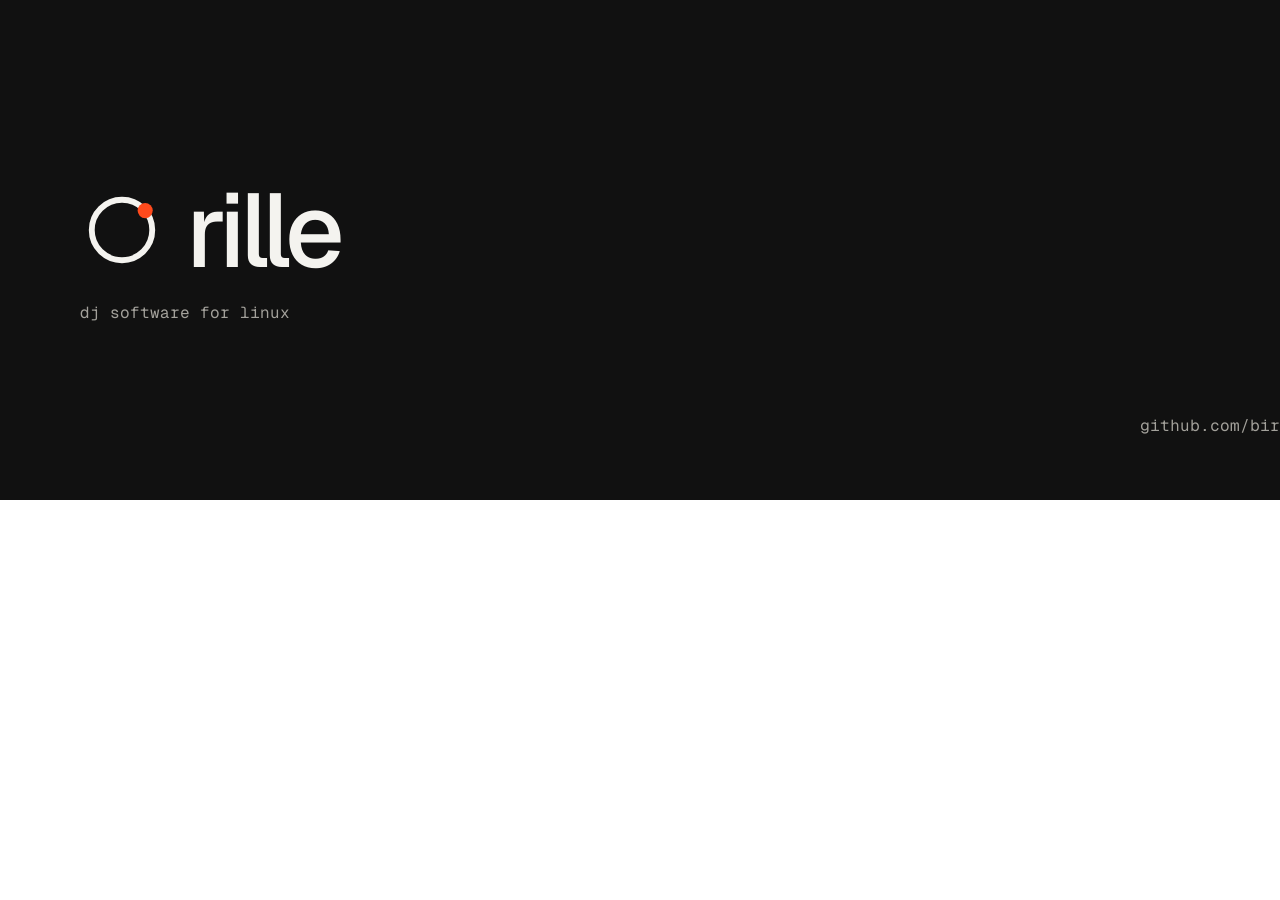
<file: rille-brand/html/banner.html>
<!doctype html>
<html lang="en">
<head>
<meta charset="utf-8">
<title>rille banner</title>
<link rel="stylesheet" href="https://fonts.googleapis.com/css2?family=Geist:wght@300;400;500;600&amp;family=Geist+Mono:wght@400&amp;display=swap">
<style>
body{margin:0}
a{color:#F4F3EF}a:hover{color:#FFFFFF}
</style>
<meta name="viewport" content="width=device-width, initial-scale=1">
</head>
<body>
<div style="width: 1500px; height: 500px; box-sizing: border-box; padding: 64px 80px; background: #111111; color: #F4F3EF; font-family: 'Geist', sans-serif; display: flex; align-items: center; justify-content: space-between">
<div style="display: flex; flex-direction: column; gap: 20px">
<div style="display: flex; align-items: center; gap: 22px">
<svg width="84" height="84" viewBox="0 0 100 100" fill="none"><circle cx="50" cy="50" r="36" stroke="#F4F3EF" stroke-width="7"></circle><circle cx="77.6" cy="26.9" r="9" fill="#FF4A1C"></circle></svg>
<span style="font-size: 104px; font-weight: 500; letter-spacing: -0.05em; line-height: 1">rille</span>
</div>
<span style="font-family: 'Geist Mono', monospace; font-size: 16px; color: #A3A19B">dj software for linux</span>
</div>
<span style="font-family: 'Geist Mono', monospace; font-size: 16px; color: #A3A19B; align-self: flex-end">github.com/birkmann/rille-01</span>
</div>
</body>
</html>
</file>
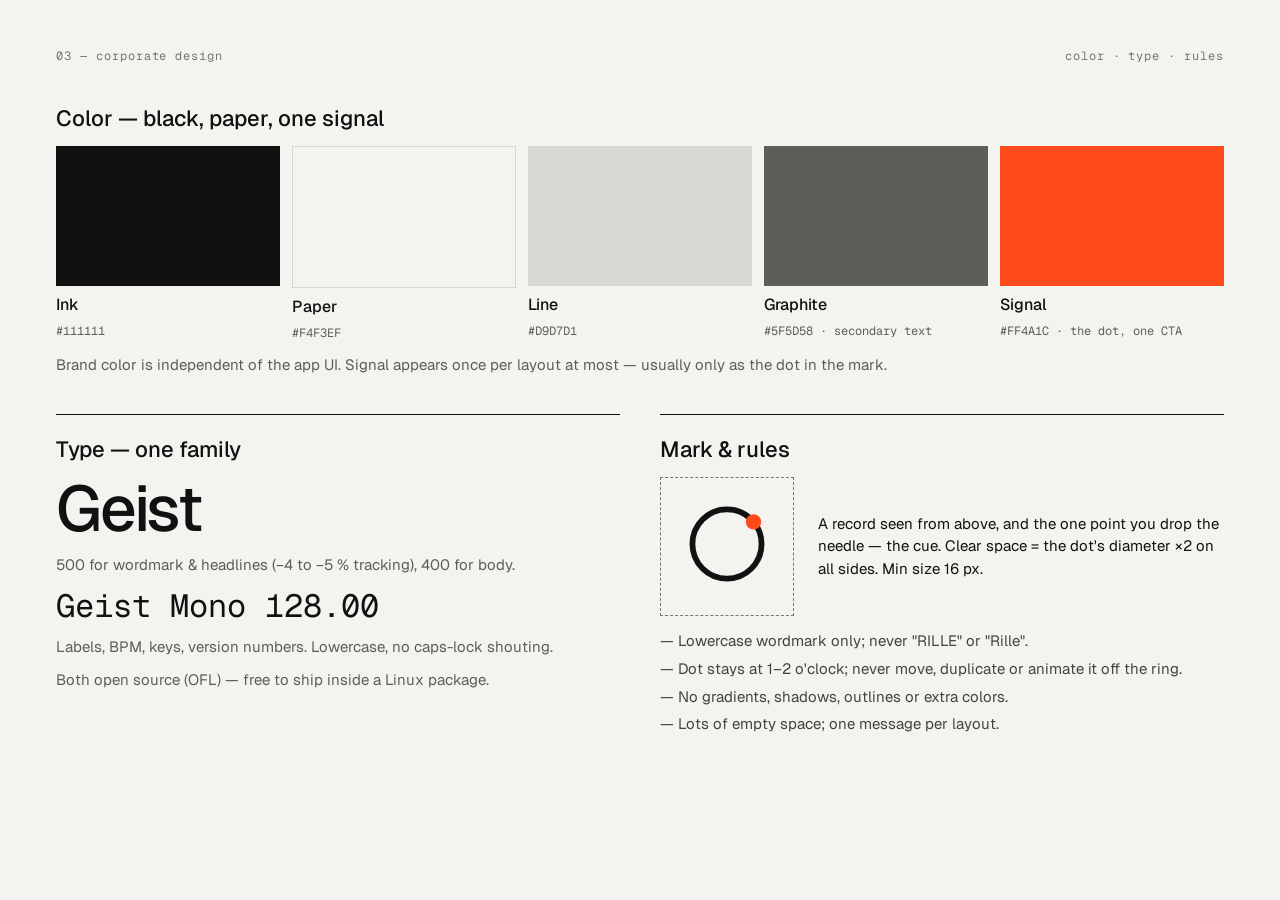
<file: rille-brand/html/guidelines.html>
<!doctype html>
<html lang="en">
<head>
<meta charset="utf-8">
<title>rille CI guidelines</title>
<link rel="stylesheet" href="https://fonts.googleapis.com/css2?family=Geist:wght@300;400;500;600&amp;family=Geist+Mono:wght@400&amp;display=swap">
<style>
body{margin:0}
a{color:#111111}a:hover{color:#555555}
</style>
<meta name="viewport" content="width=device-width, initial-scale=1">
</head>
<body>
<div style="width: 1280px; height: 900px; box-sizing: border-box; padding: 48px 56px; background: #F4F3EF; color: #111111; font-family: 'Geist', sans-serif; display: flex; flex-direction: column; gap: 40px">
<div style="display: flex; justify-content: space-between; font-family: 'Geist Mono', monospace; font-size: 12px; letter-spacing: 0.08em; color: #77756F">
<span>03 — corporate design</span>
<span>color · type · rules</span>
</div>

<div style="display: flex; flex-direction: column; gap: 14px">
<span style="font-size: 22px; font-weight: 500">Color — black, paper, one signal</span>
<div style="display: grid; grid-template-columns: repeat(5, minmax(0, 1fr)); gap: 12px">
<div style="display: flex; flex-direction: column; gap: 8px"><div style="height: 140px; background: #111111"></div><span style="font-weight: 500">Ink</span><span style="font-family: 'Geist Mono', monospace; font-size: 12px; color: #5F5D58">#111111</span></div>
<div style="display: flex; flex-direction: column; gap: 8px"><div style="height: 140px; background: #F4F3EF; border: 1px solid #D9D7D1"></div><span style="font-weight: 500">Paper</span><span style="font-family: 'Geist Mono', monospace; font-size: 12px; color: #5F5D58">#F4F3EF</span></div>
<div style="display: flex; flex-direction: column; gap: 8px"><div style="height: 140px; background: #D9D7D1"></div><span style="font-weight: 500">Line</span><span style="font-family: 'Geist Mono', monospace; font-size: 12px; color: #5F5D58">#D9D7D1</span></div>
<div style="display: flex; flex-direction: column; gap: 8px"><div style="height: 140px; background: #5F5D58"></div><span style="font-weight: 500">Graphite</span><span style="font-family: 'Geist Mono', monospace; font-size: 12px; color: #5F5D58">#5F5D58 · secondary text</span></div>
<div style="display: flex; flex-direction: column; gap: 8px"><div style="height: 140px; background: #FF4A1C"></div><span style="font-weight: 500">Signal</span><span style="font-family: 'Geist Mono', monospace; font-size: 12px; color: #5F5D58">#FF4A1C · the dot, one CTA</span></div>
</div>
<span style="font-size: 15px; color: #5F5D58">Brand color is independent of the app UI. Signal appears once per layout at most — usually only as the dot in the mark.</span>
</div>

<div style="display: grid; grid-template-columns: repeat(2, minmax(0, 1fr)); gap: 40px; flex-grow: 1">
<div style="display: flex; flex-direction: column; gap: 14px; border-top: 1px solid #111111; padding-top: 20px">
<span style="font-size: 22px; font-weight: 500">Type — one family</span>
<span style="font-size: 64px; font-weight: 500; letter-spacing: -0.04em; line-height: 1">Geist</span>
<span style="font-size: 15px; color: #5F5D58">500 for wordmark &amp; headlines (−4 to −5 % tracking), 400 for body.</span>
<span style="font-family: 'Geist Mono', monospace; font-size: 32px; line-height: 1.1">Geist Mono 128.00</span>
<span style="font-size: 15px; color: #5F5D58">Labels, BPM, keys, version numbers. Lowercase, no caps-lock shouting.</span>
<span style="font-size: 15px; color: #5F5D58">Both open source (OFL) — free to ship inside a Linux package.</span>
</div>
<div style="display: flex; flex-direction: column; gap: 14px; border-top: 1px solid #111111; padding-top: 20px">
<span style="font-size: 22px; font-weight: 500">Mark &amp; rules</span>
<div style="display: flex; gap: 24px; align-items: center">
<div style="border: 1px dashed #77756F; padding: 18px">
<svg width="96" height="96" viewBox="0 0 100 100" fill="none"><circle cx="50" cy="50" r="36" stroke="#111111" stroke-width="6"></circle><circle cx="77.6" cy="26.9" r="8" fill="#FF4A1C"></circle></svg>
</div>
<span style="font-size: 15px; line-height: 1.5">A record seen from above, and the one point you drop the needle — the cue. Clear space = the dot's diameter ×2 on all sides. Min size 16 px.</span>
</div>
<div style="display: flex; flex-direction: column; gap: 6px; font-size: 15px; color: #44433F; line-height: 1.45">
<span>— Lowercase wordmark only; never "RILLE" or "Rille".</span>
<span>— Dot stays at 1–2 o'clock; never move, duplicate or animate it off the ring.</span>
<span>— No gradients, shadows, outlines or extra colors.</span>
<span>— Lots of empty space; one message per layout.</span>
</div>
</div>
</div>
</div>
</body>
</html>
</file>
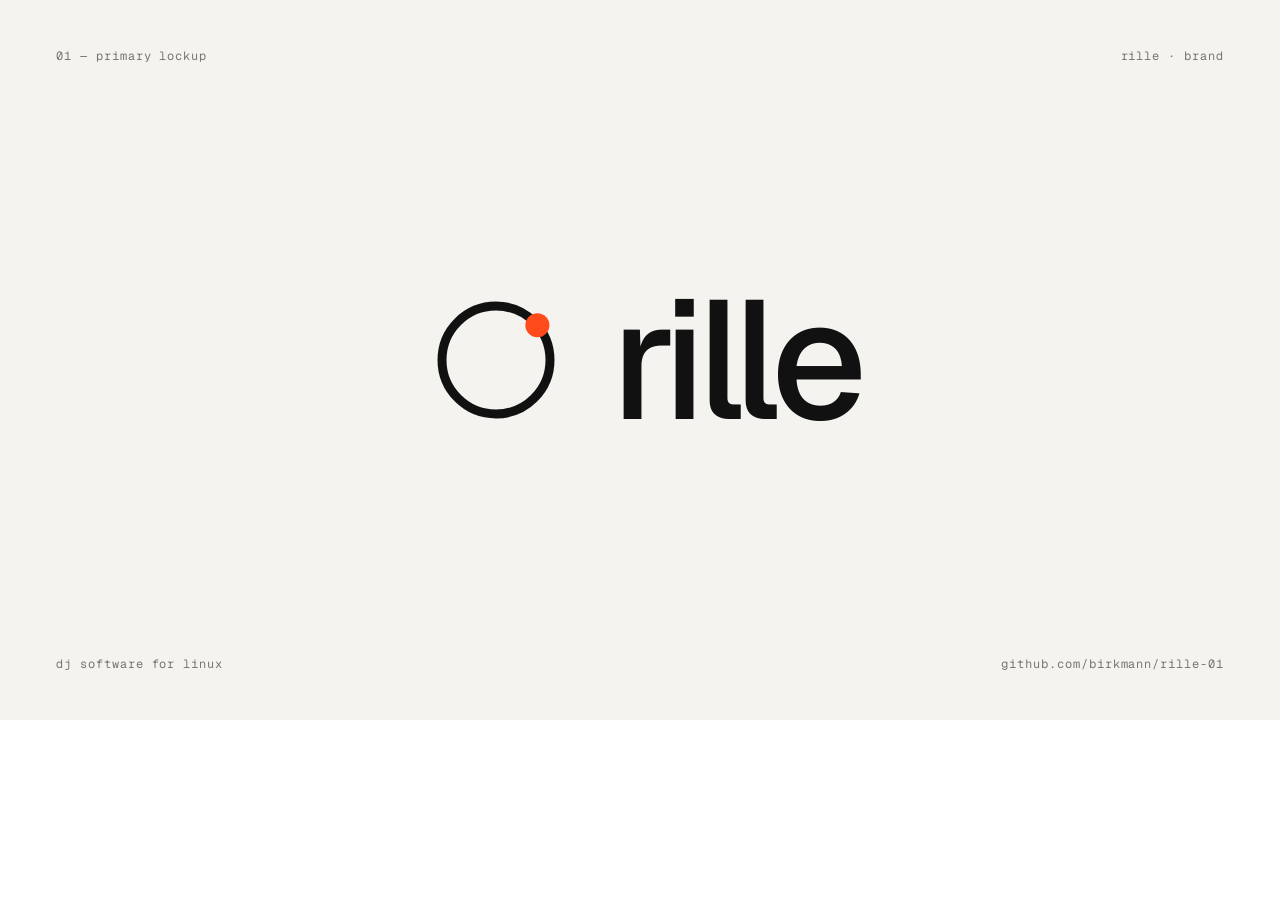
<file: rille-brand/html/main.html>
<!doctype html>
<html lang="en">
<head>
<meta charset="utf-8">
<title>rille primary lockup</title>
<link rel="stylesheet" href="https://fonts.googleapis.com/css2?family=Geist:wght@300;400;500;600&amp;family=Geist+Mono:wght@400&amp;display=swap">
<style>
body{margin:0}
a{color:#111111}a:hover{color:#555555}
</style>
<meta name="viewport" content="width=device-width, initial-scale=1">
</head>
<body>
<div style="width: 1280px; height: 720px; box-sizing: border-box; padding: 48px 56px; background: #F4F3EF; color: #111111; font-family: 'Geist', sans-serif; display: flex; flex-direction: column; justify-content: space-between">
<div style="display: flex; justify-content: space-between; font-family: 'Geist Mono', monospace; font-size: 12px; letter-spacing: 0.08em; color: #77756F">
<span>01 — primary lockup</span>
<span>rille · brand</span>
</div>
<div style="display: flex; align-items: center; justify-content: center; gap: 40px">
<svg width="150" height="150" viewBox="0 0 100 100" fill="none" aria-label="rille mark">
<circle cx="50" cy="50" r="36" stroke="#111111" stroke-width="6"></circle>
<circle cx="77.6" cy="26.9" r="8" fill="#FF4A1C"></circle>
</svg>
<div style="font-size: 168px; font-weight: 500; letter-spacing: -0.05em; line-height: 1">rille</div>
</div>
<div style="display: flex; justify-content: space-between; font-family: 'Geist Mono', monospace; font-size: 12px; letter-spacing: 0.08em; color: #77756F">
<span>dj software for linux</span>
<span>github.com/birkmann/rille-01</span>
</div>
</div>
</body>
</html>
</file>
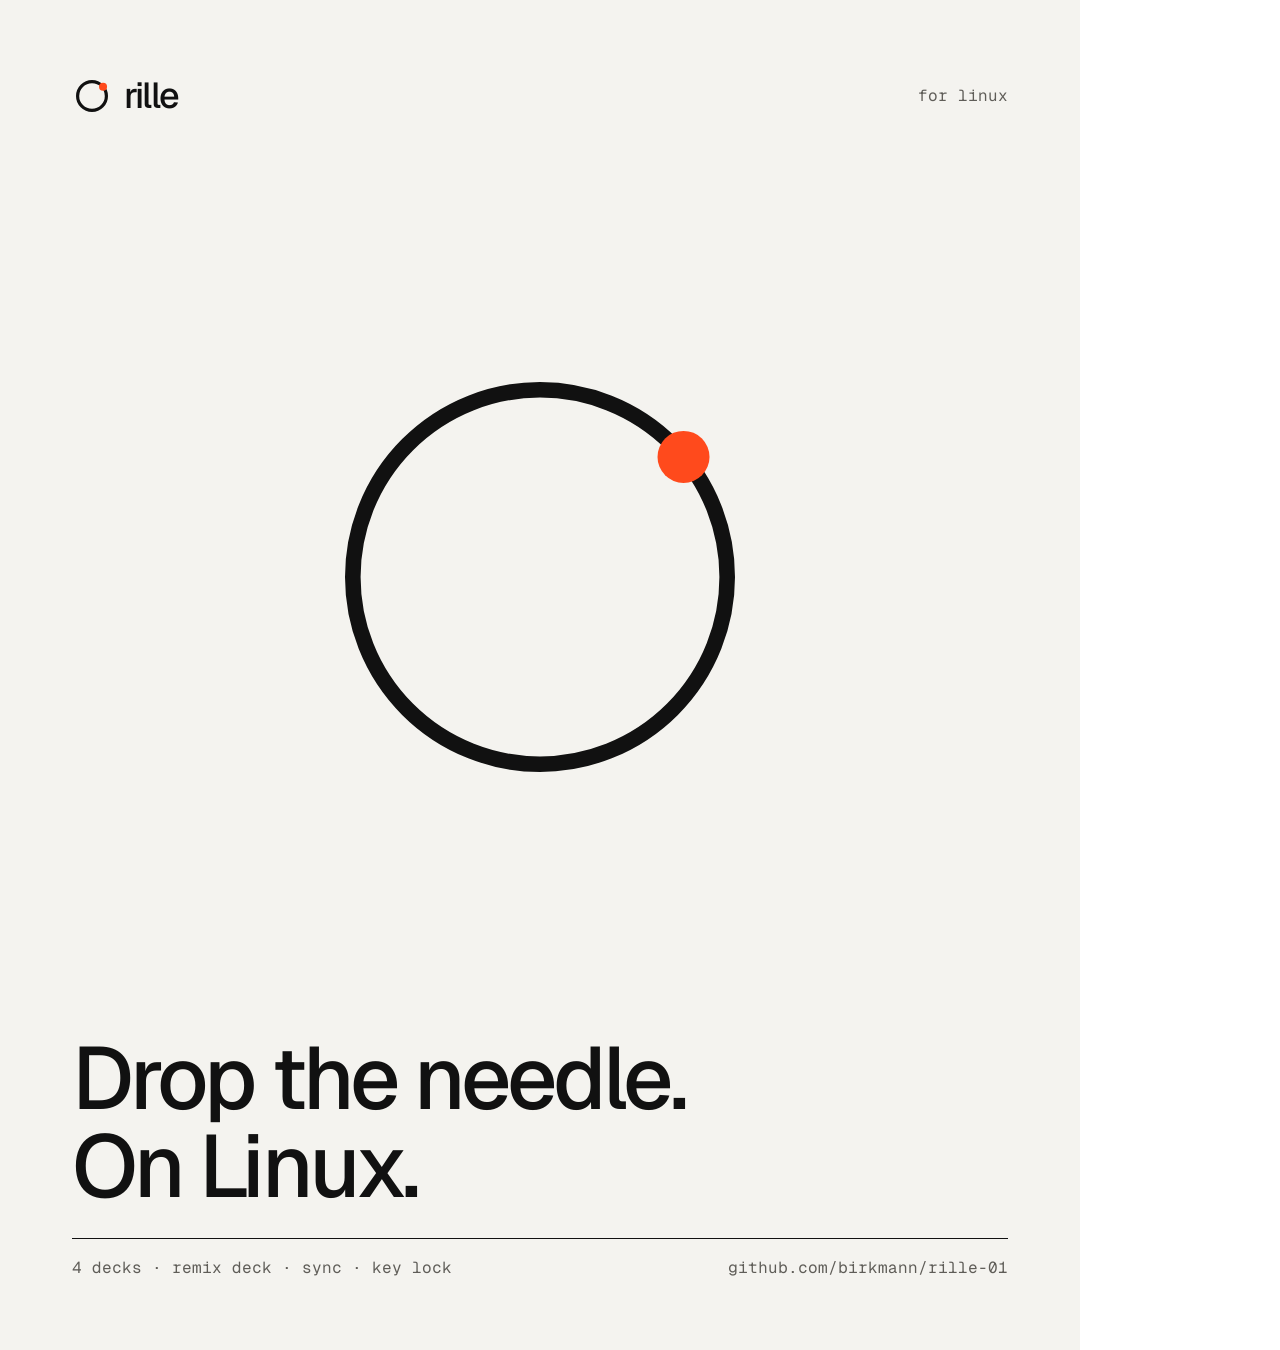
<file: rille-brand/html/poster.html>
<!doctype html>
<html lang="en">
<head>
<meta charset="utf-8">
<title>rille promo poster</title>
<link rel="stylesheet" href="https://fonts.googleapis.com/css2?family=Geist:wght@300;400;500;600&amp;family=Geist+Mono:wght@400&amp;display=swap">
<style>
body{margin:0}
a{color:#111111}a:hover{color:#555555}
</style>
<meta name="viewport" content="width=device-width, initial-scale=1">
</head>
<body>
<div style="width: 1080px; height: 1350px; box-sizing: border-box; padding: 72px; background: #F4F3EF; color: #111111; font-family: 'Geist', sans-serif; display: flex; flex-direction: column; justify-content: space-between">
<div style="display: flex; justify-content: space-between; align-items: center">
<div style="display: flex; align-items: center; gap: 12px">
<svg width="40" height="40" viewBox="0 0 100 100" fill="none"><circle cx="50" cy="50" r="36" stroke="#111111" stroke-width="8"></circle><circle cx="77.6" cy="26.9" r="10" fill="#FF4A1C"></circle></svg>
<span style="font-size: 36px; font-weight: 500; letter-spacing: -0.05em">rille</span>
</div>
<span style="font-family: 'Geist Mono', monospace; font-size: 16px; color: #5F5D58">for linux</span>
</div>

<div style="display: flex; justify-content: center">
<svg width="520" height="520" viewBox="0 0 100 100" fill="none"><circle cx="50" cy="50" r="36" stroke="#111111" stroke-width="3"></circle><circle cx="77.6" cy="26.9" r="5" fill="#FF4A1C"></circle></svg>
</div>

<div style="display: flex; flex-direction: column; gap: 28px">
<h1 style="margin: 0; font-size: 88px; font-weight: 500; letter-spacing: -0.045em; line-height: 1">Drop the needle.<br>On Linux.</h1>
<div style="display: flex; justify-content: space-between; font-family: 'Geist Mono', monospace; font-size: 16px; color: #5F5D58; border-top: 1px solid #111111; padding-top: 18px">
<span>4 decks · remix deck · sync · key lock</span>
<span>github.com/birkmann/rille-01</span>
</div>
</div>
</div>
</body>
</html>
</file>
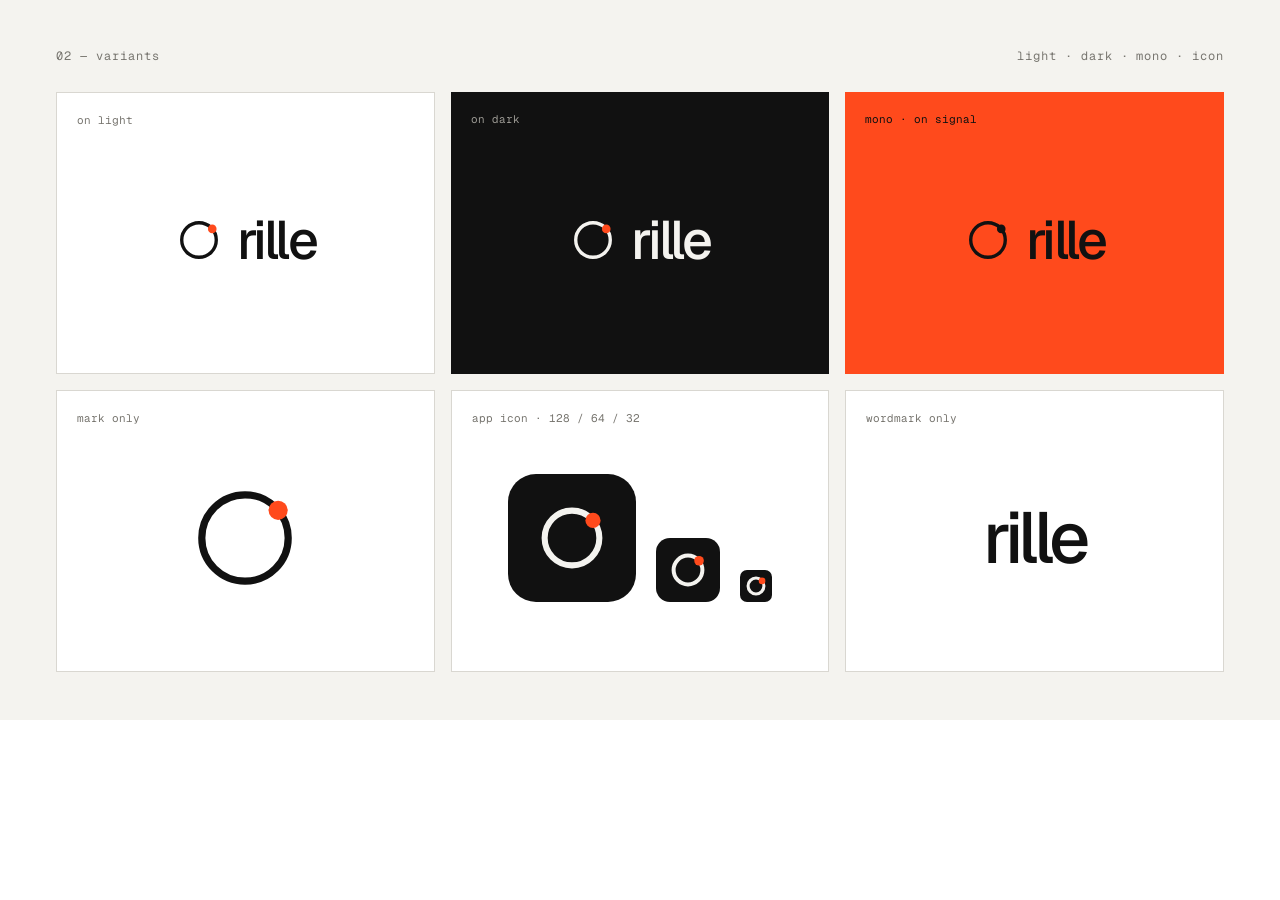
<file: rille-brand/html/variants.html>
<!doctype html>
<html lang="en">
<head>
<meta charset="utf-8">
<title>rille logo variants</title>
<link rel="stylesheet" href="https://fonts.googleapis.com/css2?family=Geist:wght@300;400;500;600&amp;family=Geist+Mono:wght@400&amp;display=swap">
<style>
body{margin:0}
a{color:#111111}a:hover{color:#555555}
</style>
<meta name="viewport" content="width=device-width, initial-scale=1">
</head>
<body>
<div style="width: 1280px; height: 720px; box-sizing: border-box; padding: 48px 56px; background: #F4F3EF; color: #111111; font-family: 'Geist', sans-serif; display: flex; flex-direction: column; gap: 28px">
<div style="display: flex; justify-content: space-between; font-family: 'Geist Mono', monospace; font-size: 12px; letter-spacing: 0.08em; color: #77756F">
<span>02 — variants</span>
<span>light · dark · mono · icon</span>
</div>
<div style="flex-grow: 1; display: grid; grid-template-columns: repeat(3, minmax(0, 1fr)); grid-template-rows: repeat(2, minmax(0, 1fr)); gap: 16px">

<div style="background: #FFFFFF; border: 1px solid #D9D7D1; padding: 20px; display: flex; flex-direction: column; justify-content: space-between">
<span style="font-family: 'Geist Mono', monospace; font-size: 11px; color: #77756F">on light</span>
<div style="display: flex; align-items: center; gap: 14px; align-self: center">
<svg width="48" height="48" viewBox="0 0 100 100" fill="none"><circle cx="50" cy="50" r="36" stroke="#111111" stroke-width="7"></circle><circle cx="77.6" cy="26.9" r="9" fill="#FF4A1C"></circle></svg>
<span style="font-size: 54px; font-weight: 500; letter-spacing: -0.05em; line-height: 1">rille</span>
</div>
<span></span>
</div>

<div style="background: #111111; color: #F4F3EF; padding: 20px; display: flex; flex-direction: column; justify-content: space-between">
<span style="font-family: 'Geist Mono', monospace; font-size: 11px; color: #9C9A94">on dark</span>
<div style="display: flex; align-items: center; gap: 14px; align-self: center">
<svg width="48" height="48" viewBox="0 0 100 100" fill="none"><circle cx="50" cy="50" r="36" stroke="#F4F3EF" stroke-width="7"></circle><circle cx="77.6" cy="26.9" r="9" fill="#FF4A1C"></circle></svg>
<span style="font-size: 54px; font-weight: 500; letter-spacing: -0.05em; line-height: 1">rille</span>
</div>
<span></span>
</div>

<div style="background: #FF4A1C; color: #111111; padding: 20px; display: flex; flex-direction: column; justify-content: space-between">
<span style="font-family: 'Geist Mono', monospace; font-size: 11px">mono · on signal</span>
<div style="display: flex; align-items: center; gap: 14px; align-self: center">
<svg width="48" height="48" viewBox="0 0 100 100" fill="none"><circle cx="50" cy="50" r="36" stroke="#111111" stroke-width="7"></circle><circle cx="77.6" cy="26.9" r="9" fill="#111111"></circle></svg>
<span style="font-size: 54px; font-weight: 500; letter-spacing: -0.05em; line-height: 1">rille</span>
</div>
<span></span>
</div>

<div style="background: #FFFFFF; border: 1px solid #D9D7D1; padding: 20px; display: flex; flex-direction: column; justify-content: space-between">
<span style="font-family: 'Geist Mono', monospace; font-size: 11px; color: #77756F">mark only</span>
<svg width="120" height="120" viewBox="0 0 100 100" fill="none" style="align-self: center"><circle cx="50" cy="50" r="36" stroke="#111111" stroke-width="6"></circle><circle cx="77.6" cy="26.9" r="8" fill="#FF4A1C"></circle></svg>
<span></span>
</div>

<div style="background: #FFFFFF; border: 1px solid #D9D7D1; padding: 20px; display: flex; flex-direction: column; justify-content: space-between">
<span style="font-family: 'Geist Mono', monospace; font-size: 11px; color: #77756F">app icon · 128 / 64 / 32</span>
<div style="display: flex; align-items: flex-end; justify-content: center; gap: 20px">
<div style="width: 128px; height: 128px; border-radius: 28px; background: #111111; display: flex; align-items: center; justify-content: center">
<svg width="76" height="76" viewBox="0 0 100 100" fill="none"><circle cx="50" cy="50" r="36" stroke="#F4F3EF" stroke-width="8"></circle><circle cx="77.6" cy="26.9" r="10" fill="#FF4A1C"></circle></svg>
</div>
<div style="width: 64px; height: 64px; border-radius: 14px; background: #111111; display: flex; align-items: center; justify-content: center">
<svg width="40" height="40" viewBox="0 0 100 100" fill="none"><circle cx="50" cy="50" r="36" stroke="#F4F3EF" stroke-width="10"></circle><circle cx="77.6" cy="26.9" r="12" fill="#FF4A1C"></circle></svg>
</div>
<div style="width: 32px; height: 32px; border-radius: 7px; background: #111111; display: flex; align-items: center; justify-content: center">
<svg width="22" height="22" viewBox="0 0 100 100" fill="none"><circle cx="50" cy="50" r="36" stroke="#F4F3EF" stroke-width="14"></circle><circle cx="77.6" cy="26.9" r="15" fill="#FF4A1C"></circle></svg>
</div>
</div>
<span></span>
</div>

<div style="background: #FFFFFF; border: 1px solid #D9D7D1; padding: 20px; display: flex; flex-direction: column; justify-content: space-between">
<span style="font-family: 'Geist Mono', monospace; font-size: 11px; color: #77756F">wordmark only</span>
<span style="font-size: 72px; font-weight: 500; letter-spacing: -0.05em; line-height: 1; align-self: center">rille</span>
<span></span>
</div>

</div>
</div>
</body>
</html>
</file>
<file: website/style.css>
/* rille website. Brand: Ink #111111, Paper #F4F3EF, Line #D9D7D1,
   Graphite #5F5D58, Signal #FF4A1C (the dot and one call to action).
   Geist / Geist Mono are self-hosted (SIL OFL, assets/fonts/OFL.txt). */

@font-face { font-family: "Geist"; src: url("assets/fonts/Geist-Regular.woff2") format("woff2"); font-weight: 400; font-display: swap; }
@font-face { font-family: "Geist"; src: url("assets/fonts/Geist-Medium.woff2") format("woff2"); font-weight: 500; font-display: swap; }
@font-face { font-family: "Geist Mono"; src: url("assets/fonts/GeistMono-Regular.woff2") format("woff2"); font-weight: 400; font-display: swap; }

:root {
  --ink: #111111;
  --paper: #F4F3EF;
  --line: #D9D7D1;
  --graphite: #5F5D58;
  --signal: #FF4A1C;
  --body: #44433F;
  --ink-raised: #1D1D1C;
  --ink-line: #333331;
  --on-ink-dim: #A3A19B;
  --sans: "Geist", ui-sans-serif, system-ui, sans-serif;
  --mono: "Geist Mono", ui-monospace, monospace;
  --wrap: 1200px;
  --gutter: 24px;

  /* Theme: page colors that flip in dark mode. The dark bands (audio,
     install) and the lightbox stay dark in both themes. */
  color-scheme: light;
  --bg: var(--paper);
  --fg: var(--ink);
  --rule: var(--line);
  --muted: var(--graphite);
  --text: var(--body);
  --fg-hover: #2a2a28;
  --kbd-bg: #fff;
  --band: var(--ink);
  --band-raised: var(--ink-raised);
  --band-edge: transparent;
  --shot-edge: #000;
  --shot-shadow: 0 1px 0 rgba(0,0,0,.04), 0 30px 60px -30px rgba(17,17,17,.45);
  --shot-shadow-hover: 0 1px 0 rgba(0,0,0,.04), 0 40px 70px -30px rgba(17,17,17,.55);
}
@media (prefers-color-scheme: dark) {
  :root:not([data-theme="light"]) {
    color-scheme: dark;
    --bg: var(--ink);
    --fg: var(--paper);
    --rule: #2B2B29;
    --muted: #8E8C86;
    --text: #B9B7B1;
    --fg-hover: #DCDAD4;
    --kbd-bg: var(--ink-raised);
    --band: #191918;
    --band-raised: #232322;
    --band-edge: #262624;
    --shot-edge: var(--ink-line);
    --shot-shadow: 0 30px 60px -30px rgba(0,0,0,.8);
    --shot-shadow-hover: 0 40px 70px -30px rgba(0,0,0,.9);
  }
}
:root[data-theme="dark"] {
  color-scheme: dark;
  --bg: var(--ink);
  --fg: var(--paper);
  --rule: #2B2B29;
  --muted: #8E8C86;
  --text: #B9B7B1;
  --fg-hover: #DCDAD4;
  --kbd-bg: var(--ink-raised);
  --band: #191918;
  --band-raised: #232322;
  --band-edge: #262624;
  --shot-edge: var(--ink-line);
  --shot-shadow: 0 30px 60px -30px rgba(0,0,0,.8);
  --shot-shadow-hover: 0 40px 70px -30px rgba(0,0,0,.9);
}

*, *::before, *::after { box-sizing: border-box; }
html { scroll-behavior: smooth; -webkit-text-size-adjust: 100%; }
body {
  margin: 0;
  background: var(--bg);
  color: var(--fg);
  font-family: var(--sans);
  font-size: 16px;
  line-height: 1.5;
  -webkit-font-smoothing: antialiased;
  text-rendering: optimizeLegibility;
}
img { display: block; max-width: 100%; height: auto; }
a { color: inherit; }
a:hover { color: var(--muted); }
:focus-visible { outline: 2px solid var(--signal); outline-offset: 3px; border-radius: 4px; }
code { font-family: var(--mono); font-size: 0.92em; }
h1, h2, h3 { font-weight: 500; margin: 0; }
p { margin: 0; }

.wrap { max-width: var(--wrap); margin: 0 auto; padding-left: var(--gutter); padding-right: var(--gutter); }
.skip { position: absolute; left: -9999px; }
.skip:focus { left: 16px; top: 16px; background: var(--fg); color: var(--bg); padding: 10px 14px; z-index: 10; }

/* --- Header ---------------------------------------------------------- */
.site-header {
  position: sticky; top: 0; z-index: 5;
  background: color-mix(in srgb, var(--bg) 88%, transparent);
  backdrop-filter: saturate(1.4) blur(10px);
  -webkit-backdrop-filter: saturate(1.4) blur(10px);
  border-bottom: 1px solid var(--rule);
}
.nav { display: flex; align-items: center; justify-content: space-between; gap: 24px; padding-top: 16px; padding-bottom: 16px; }
.lockup { display: flex; align-items: center; gap: 10px; text-decoration: none; color: var(--fg); }
.lockup:hover { color: var(--fg); }
.mark { width: 28px; height: 28px; flex: none; }
.wordmark { font-size: 26px; font-weight: 500; letter-spacing: -0.05em; line-height: 1; }
.nav-links { display: flex; align-items: center; gap: 28px; font-size: 15px; }
.nav-links a { text-decoration: none; }
.theme-toggle {
  display: grid; place-items: center; width: 40px; height: 40px; padding: 0; margin: 0 -8px;
  border: 0; border-radius: 999px; background: transparent; color: var(--fg); cursor: pointer;
}
.theme-toggle:hover { color: var(--muted); }
.theme-toggle svg { width: 20px; height: 20px; fill: none; stroke: currentColor; stroke-width: 1.8; stroke-linecap: round; stroke-linejoin: round; }
.theme-toggle .moon { display: none; }
.is-dark .theme-toggle .sun { display: none; }
.is-dark .theme-toggle .moon { display: block; }

/* --- Buttons --------------------------------------------------------- */
.actions { display: flex; gap: 12px; flex-wrap: wrap; }
.pill {
  display: inline-flex; align-items: center; justify-content: center;
  text-decoration: none; border-radius: 999px; font-size: 17px; line-height: 1;
  padding: 16px 26px; border: 1px solid transparent;
  transition: transform .15s ease, background-color .15s ease, color .15s ease;
}
.pill:active { transform: translateY(1px); }
.nav .pill { font-size: 15px; padding: 12px 18px; }
.pill-ink { background: var(--fg); color: var(--bg); }
.pill-ink:hover { background: var(--fg-hover); color: var(--bg); }
.pill-signal { background: var(--signal); color: var(--ink); font-weight: 500; }
.pill-signal:hover { background: #ff6a43; color: var(--ink); }
.pill-outline { border-color: var(--fg); color: var(--fg); }
.pill-outline:hover { background: var(--fg); color: var(--bg); }
.pill-outline-light { border-color: var(--paper); color: var(--paper); }
.pill-outline-light:hover { background: var(--paper); color: var(--ink); }

/* --- Hero ------------------------------------------------------------ */
.label { font-family: var(--mono); font-size: 14px; color: var(--muted); }
/* Heading left, copy and actions right on its baseline: the hero stays short enough that the
   app screenshot starts above the fold. Stacks below 1000px. */
.hero { padding-top: 72px; padding-bottom: 48px; display: grid; grid-template-columns: minmax(0, 1fr) minmax(0, 420px); column-gap: 64px; row-gap: 24px; align-items: end; }
.hero .label { grid-column: 1 / -1; }
.hero h1 { font-size: clamp(52px, 8vw, 112px); letter-spacing: -0.05em; line-height: 0.95; }
.hero-copy { display: flex; flex-direction: column; gap: 28px; }
.pill-dl { gap: 10px; }
.pill-dl svg { width: 20px; height: 20px; fill: none; stroke: currentColor; stroke-width: 2; stroke-linecap: round; stroke-linejoin: round; }
.dl-meta { margin: -16px 0 0; font-family: var(--mono); font-size: 13px; color: var(--muted); }
.dl-meta a { color: inherit; }
.dl-meta a:hover { color: var(--fg); }
.lead { max-width: 560px; font-size: 20px; line-height: 1.5; color: var(--text); }
.lead.narrow { max-width: 640px; }

/* --- Screenshots ----------------------------------------------------- */
.shot { margin-top: 0; margin-bottom: 0; }
.shot:not(.wrap) { margin-left: 0; margin-right: 0; }
.shot img, .shot picture { border-radius: 14px; }
.shot img { background: var(--ink); box-shadow: var(--shot-shadow); border: 1px solid var(--shot-edge); }
.shot-hero { padding-bottom: 8px; }

/* --- Specs ---------------------------------------------------------- */
.specs { margin-top: 64px; }
.specs dl { display: grid; grid-template-columns: repeat(4, minmax(0, 1fr)); margin: 0; border-top: 1px solid var(--fg); }
.specs dl > div { padding: 20px 24px 0 0; display: flex; flex-direction: column; gap: 6px; }
.specs dt { font-family: var(--mono); font-size: 13px; color: var(--muted); }
.specs dd { margin: 0; font-size: 18px; }

/* --- Sections -------------------------------------------------------- */
.section { padding-top: 120px; padding-bottom: 120px; display: flex; flex-direction: column; gap: 40px; }
.section h2 { font-size: clamp(36px, 5vw, 56px); letter-spacing: -0.04em; line-height: 1.05; max-width: 760px; }
.grid { display: grid; gap: 0; }
.features { grid-template-columns: repeat(4, minmax(0, 1fr)); border-top: 1px solid var(--fg); }
.features article { padding: 28px 24px 32px 0; display: flex; flex-direction: column; gap: 12px; border-bottom: 1px solid var(--rule); }
.features h3 { font-size: 22px; letter-spacing: -0.01em; }
.features p { font-size: 16px; color: var(--text); }
.idx { font-family: var(--mono); font-size: 13px; color: var(--muted); }

.split { display: grid; grid-template-columns: minmax(0, 5fr) minmax(0, 7fr); gap: 64px; align-items: center; }
.split-reverse { grid-template-columns: minmax(0, 7fr) minmax(0, 5fr); }
.split .copy { display: flex; flex-direction: column; gap: 20px; }
.split .copy p { font-size: 18px; line-height: 1.55; color: var(--text); }
.kbd { font-family: var(--mono); font-size: 0.85em; border: 1px solid var(--rule); border-radius: 6px; padding: 2px 7px; background: var(--kbd-bg); }

/* Dark band */
.dark { background: var(--band); color: var(--paper); border-block: 1px solid var(--band-edge); }
.dark .copy p { color: var(--on-ink-dim); }
.dark .shot img { border-color: var(--ink-line); box-shadow: none; }
.tags { list-style: none; margin: 4px 0 0; padding: 0; display: flex; flex-wrap: wrap; gap: 8px; }
.tags li { font-family: var(--mono); font-size: 13px; border: 1px solid var(--ink-line); color: var(--on-ink-dim); border-radius: 999px; padding: 6px 12px; }

/* Streaming */
.tags-light li { border-color: var(--rule); color: var(--muted); }
.steps { list-style: none; margin: 0; padding: 0; border-top: 1px solid var(--fg); }
.steps li { display: grid; grid-template-columns: 48px minmax(0, 1fr); gap: 8px; padding: 24px 0; border-bottom: 1px solid var(--rule); }
.steps .idx { padding-top: 5px; }
.steps h3 { font-size: 22px; letter-spacing: -0.01em; margin-bottom: 6px; }
.steps p { font-size: 16px; color: var(--text); }
.split-note { grid-column: 1 / -1; }

/* Drum machine */
.drums-head { display: grid; grid-template-columns: minmax(0, 5fr) minmax(0, 7fr); gap: 64px; align-items: end; }
.drums-head .copy { display: flex; flex-direction: column; gap: 20px; }
.drums-head .lead { color: var(--on-ink-dim); }
.drums-more { display: grid; grid-template-columns: repeat(3, minmax(0, 1fr)); gap: 40px; border-top: 1px solid var(--ink-line); padding-top: 28px; }
.drums-more p { font-size: 16px; line-height: 1.55; color: var(--on-ink-dim); }

/* Maschine Mikro MK2: the controller drawn in CSS, always dark like the
   hardware. The display is rille's own output (assets/img/mikro-screen.png,
   16 frames of the playhead at 124 BPM); the pad playhead runs in time with
   it. */
.mikro-head { display: grid; grid-template-columns: minmax(0, 5fr) minmax(0, 7fr); gap: 64px; align-items: end; }
.mikro-head .copy { display: flex; flex-direction: column; gap: 20px; }
.mikro { margin: 0; display: flex; flex-direction: column; gap: 16px; --step: 0.121s; --cycle: calc(16 * var(--step)); --inst: #E5484D; }
.mikro figcaption { font-size: 13px; color: var(--muted); max-width: 760px; }
.mk-body {
  display: grid; grid-template-columns: minmax(0, 1.3fr) minmax(0, 0.42fr) minmax(0, 1.7fr); gap: clamp(14px, 2.4vw, 32px);
  padding: clamp(18px, 3vw, 40px); border-radius: 18px; background: #161616;
  border: 1px solid var(--shot-edge); box-shadow: var(--shot-shadow);
  font-family: var(--mono); color: #CFCDC6;
}
.mk-left { display: flex; flex-direction: column; gap: clamp(8px, 1.2vw, 14px); min-width: 0; }
.mk-keys { display: grid; grid-template-columns: repeat(4, minmax(0, 1fr)); gap: clamp(6px, 0.8vw, 10px); }
.mk-transport { margin-top: clamp(4px, 1vw, 12px); }
.mk-key {
  display: grid; place-items: center; min-width: 0; height: clamp(20px, 2.4vw, 30px); padding: 0 2px;
  border-radius: 5px; background: #2A2A29; border: 1px solid #3A3A38;
  font-size: clamp(7px, 0.75vw, 10px); letter-spacing: 0.02em; white-space: nowrap; overflow: hidden;
}
.mk-keys-top .mk-key { background: #1F1F1E; }
.mk-key.lit { background: #EDE6D2; color: #111; border-color: #EDE6D2; }
.mk-play { background: #2DBE6C; color: #0C2416; border-color: #2DBE6C; }
.mk-rec { color: #F07B78; border-color: #5A2A29; }
.mk-shift { background: #0E0E0E; }
.mk-group { background: var(--inst); color: #2A0A0B; border-color: var(--inst); }
.mk-display { padding: clamp(6px, 0.8vw, 10px); border-radius: 6px; background: #0B0B0B; }
.mk-screen {
  aspect-ratio: 2 / 1; width: 100%;
  background: #4C5BD4 url("assets/img/mikro-screen.png") 0 0 / 100% 1600% no-repeat;
  image-rendering: pixelated; image-rendering: crisp-edges;
  animation: mk-screen var(--cycle) steps(16) infinite;
}
@keyframes mk-screen { to { background-position: 0 calc(100% * 16 / 15); } }
.mk-mid { display: flex; flex-direction: column; justify-content: space-between; gap: clamp(6px, 0.8vw, 10px); }
.mk-mid .mk-key { height: auto; flex: 1; max-height: 34px; }
.mk-pads { display: grid; grid-template-columns: repeat(4, minmax(0, 1fr)); gap: clamp(6px, 1vw, 14px); align-content: center; }
.mk-pad { position: relative; aspect-ratio: 1; border-radius: 8px; background: #262625; border: 1px solid #333331; }
.mk-pad.on { background: color-mix(in srgb, var(--inst) 38%, #262625); border-color: color-mix(in srgb, var(--inst) 55%, #333331); }
.mk-pad.acc { background: var(--inst); border-color: var(--inst); box-shadow: 0 0 22px -4px color-mix(in srgb, var(--inst) 70%, transparent); }
.mk-pad::after {
  content: ""; position: absolute; inset: -1px; border-radius: inherit; visibility: hidden;
  background: #F4F3EF; box-shadow: 0 0 24px -2px rgba(244, 243, 239, 0.75);
  /* Lit for the last sixteenth of the cycle, shifted so pad i lights at step i. */
  animation: mk-playhead var(--cycle) infinite; animation-delay: calc((var(--i) - 15) * var(--step));
}
/* visibility switches at once and runs with the display's frames on the main thread. */
@keyframes mk-playhead { 0%, 93.74% { visibility: hidden; } 93.75%, 100% { visibility: visible; } }
.mikro-more { display: grid; grid-template-columns: repeat(3, minmax(0, 1fr)); gap: 40px; border-top: 1px solid var(--fg); padding-top: 28px; }
.mikro-more p { font-size: 16px; line-height: 1.55; color: var(--text); }
.keys { margin: 0; display: grid; grid-template-columns: repeat(2, minmax(0, 1fr)); column-gap: 48px; border-top: 1px solid var(--rule); }
.keys > div { display: grid; grid-template-columns: minmax(150px, 2fr) minmax(0, 3fr); gap: 16px; padding: 14px 0; border-bottom: 1px solid var(--rule); }
.keys dt { font-family: var(--mono); font-size: 13px; color: var(--fg); padding-top: 2px; }
.keys dd { margin: 0; font-size: 15px; color: var(--text); }
.hw a { text-decoration: none; }
.hw a:hover { color: var(--muted); }

/* Controllers */
.hardware { list-style: none; margin: 0; padding: 0; grid-template-columns: repeat(2, minmax(0, 1fr)); border-top: 1px solid var(--fg); column-gap: 48px; }
.hardware li { display: flex; justify-content: space-between; align-items: baseline; gap: 16px; padding: 18px 0; border-bottom: 1px solid var(--rule); }
.hw { font-size: 18px; }
.proto { font-family: var(--mono); font-size: 13px; color: var(--muted); white-space: nowrap; }
.note { font-size: 13px; color: var(--muted); }

/* Install */
.install { background: var(--band); color: var(--paper); border-top: 1px solid var(--band-edge); }
.install .section { gap: 32px; }
.install .lead { color: var(--on-ink-dim); }
.install h2 { font-size: clamp(40px, 6vw, 72px); letter-spacing: -0.045em; line-height: 1; }
.mark-lg { width: 64px; height: 64px; }
.code { position: relative; max-width: 720px; background: var(--band-raised); border: 1px solid var(--ink-line); border-radius: 10px; }
.code pre { margin: 0; padding: 20px 96px 20px 24px; overflow-x: auto; font-family: var(--mono); font-size: 15px; line-height: 1.8; }
.code code { font-size: inherit; }
.prompt { color: var(--signal); user-select: none; }
.copy-btn {
  position: absolute; top: 14px; right: 14px;
  font: 13px var(--mono); color: var(--paper); background: transparent;
  border: 1px solid var(--ink-line); border-radius: 999px; padding: 6px 12px; cursor: pointer;
}
.copy-btn:hover { border-color: var(--paper); }
.platforms { display: grid; grid-template-columns: minmax(0, 2fr) minmax(0, 3fr); gap: 48px; }
.platform { display: flex; flex-direction: column; align-items: flex-start; gap: 16px; min-width: 0; border-top: 1px solid var(--ink-line); padding-top: 28px; }
.platform h3 { font-size: 24px; letter-spacing: -0.02em; }
.platform p { margin: 0; font-size: 16px; color: var(--on-ink-dim); line-height: 1.55; }
.platform .note { font-size: 13px; }
.platform b { color: var(--paper); font-weight: 500; }
.platform code { color: var(--paper); }
.platform .code { width: 100%; }
.install-more { display: grid; grid-template-columns: repeat(3, minmax(0, 1fr)); gap: 32px; border-top: 1px solid var(--ink-line); padding-top: 28px; }
.install-more h3 { font-size: 18px; margin-bottom: 8px; }
.install-more p { font-size: 15px; color: var(--on-ink-dim); line-height: 1.55; }
.install-more code { color: var(--paper); }

/* Footer */
.footer { padding-top: 40px; padding-bottom: 40px; display: flex; justify-content: space-between; gap: 16px; flex-wrap: wrap; font-family: var(--mono); font-size: 13px; color: var(--muted); }
.footer a { color: var(--muted); }
.footer a:hover { color: var(--fg); }
.terminal { flex: 1 0 100%; min-width: 0; }
.terminal summary { display: inline-flex; align-items: center; gap: 8px; cursor: pointer; list-style: none; }
.terminal summary::-webkit-details-marker { display: none; }
.terminal summary::before { content: "›"; display: inline-block; transition: transform .15s ease; }
.terminal[open] summary::before { transform: rotate(90deg); }
.terminal summary:hover, .terminal[open] summary { color: var(--fg); }
.terminal p { margin: 16px 0; max-width: 720px; font-family: var(--sans); font-size: 14px; line-height: 1.55; color: var(--text); }
.terminal p code { font-family: var(--mono); font-size: 13px; color: var(--fg); }
.terminal .code { color: var(--paper); }
.terminal .code pre { font-size: 14px; }

/* --- Screenshot lightbox --------------------------------------------- */
.shot-open {
  position: relative; display: block; width: 100%; padding: 0; border: 0; margin: 0;
  background: none; color: inherit; font: inherit; text-align: left; cursor: zoom-in;
  border-radius: 14px;
}
.shot-open img { transition: transform .35s cubic-bezier(.2,.8,.2,1), box-shadow .35s ease; }
.shot-open:hover img { transform: translateY(-3px); box-shadow: var(--shot-shadow-hover); }
.shot-badge {
  position: absolute; right: 16px; bottom: 16px; display: inline-flex; align-items: center; gap: 8px;
  font: 13px var(--mono); color: var(--paper); background: rgba(17,17,17,.82);
  border: 1px solid rgba(244,243,239,.18); border-radius: 999px; padding: 8px 14px;
  -webkit-backdrop-filter: blur(8px); backdrop-filter: blur(8px);
  opacity: 0; transform: translateY(6px); transition: opacity .25s ease, transform .25s ease; pointer-events: none;
}
.shot-badge svg { width: 14px; height: 14px; fill: none; stroke: currentColor; stroke-width: 2; stroke-linecap: round; stroke-linejoin: round; }
.shot-open:hover .shot-badge, .shot-open:focus-visible .shot-badge { opacity: 1; transform: none; }
@media (hover: none) { .shot-badge { opacity: 1; transform: none; } }

.lb-lock, .lb-lock body { overflow: hidden; }
.lightbox { position: fixed; inset: 0; z-index: 50; color: var(--paper); }
.lb-backdrop {
  position: absolute; inset: 0; background: rgba(10,10,9,.94);
  -webkit-backdrop-filter: blur(6px); backdrop-filter: blur(6px);
  opacity: 0; transition: opacity .4s ease;
}
.lb-frame {
  position: absolute; overflow: hidden; border-radius: 10px; transform-origin: 0 0;
  background: var(--ink); box-shadow: 0 40px 120px -20px rgba(0,0,0,.8); cursor: zoom-in;
  will-change: transform; transition: opacity .16s ease;
}
.lb-frame.is-switching { opacity: 0; }
.lb-img { display: block; width: 100%; height: 100%; max-width: none; user-select: none; transition: transform .35s cubic-bezier(.2,.8,.2,1); }
.is-zoomed .lb-frame { cursor: zoom-out; touch-action: none; }
.is-zoomed .lb-img { transition: transform .35s cubic-bezier(.2,.8,.2,1), transform-origin .12s linear; }
.lb-caption, .lb-bar, .lb-btn { opacity: 0; transition: opacity .3s ease .15s; }
.lightbox.is-open .lb-backdrop, .lightbox.is-open .lb-caption, .lightbox.is-open .lb-bar, .lightbox.is-open .lb-btn { opacity: 1; }
.lb-caption {
  position: absolute; left: 50%; bottom: calc(44px + env(safe-area-inset-bottom, 0px)); transform: translateX(-50%);
  width: min(720px, calc(100% - 32px)); margin: 0; text-align: center; font-size: 15px; color: var(--on-ink-dim);
}
.lb-bar {
  position: absolute; left: 0; right: 0; bottom: calc(16px + env(safe-area-inset-bottom, 0px));
  display: flex; justify-content: center; gap: 20px; font: 12px var(--mono); color: #77756F;
}
.lb-btn {
  position: absolute; display: grid; place-items: center; width: 48px; height: 48px; padding: 0;
  border-radius: 999px; border: 1px solid rgba(244,243,239,.18); background: rgba(29,29,28,.8);
  color: var(--paper); cursor: pointer; transition: opacity .3s ease .15s, background-color .15s ease, border-color .15s ease;
}
.lb-btn:hover { background: var(--paper); color: var(--ink); border-color: var(--paper); }
.lb-btn svg { width: 22px; height: 22px; fill: none; stroke: currentColor; stroke-width: 1.8; stroke-linecap: round; stroke-linejoin: round; }
.lb-close { top: calc(14px + env(safe-area-inset-top, 0px)); right: 16px; }
.lb-prev, .lb-next { top: 50%; margin-top: -24px; }
.lb-prev { left: 20px; }
.lb-next { right: 20px; }
.lb-single .lb-prev, .lb-single .lb-next, .lb-single .lb-count { display: none; }
@media (max-width: 720px) {
  .lb-prev, .lb-next { top: auto; bottom: calc(10px + env(safe-area-inset-bottom, 0px)); margin-top: 0; width: 40px; height: 40px; }
  .lb-prev { left: 12px; } .lb-next { right: 12px; }
  .lb-hint { display: none; }
  .lb-caption { bottom: calc(60px + env(safe-area-inset-bottom, 0px)); font-size: 13px; }
  .lb-bar { bottom: calc(22px + env(safe-area-inset-bottom, 0px)); }
}

/* --- Responsive ------------------------------------------------------ */
@media (max-width: 1000px) {
  .features { grid-template-columns: repeat(2, minmax(0, 1fr)); }
  .specs dl { grid-template-columns: repeat(2, minmax(0, 1fr)); row-gap: 8px; }
  .hero { grid-template-columns: minmax(0, 1fr); row-gap: 28px; }
  .split, .split-reverse, .platforms, .drums-head, .mikro-head { grid-template-columns: minmax(0, 1fr); gap: 40px; }
  .mikro-head { gap: 24px; }
  .mk-body { grid-template-columns: minmax(0, 1fr) minmax(0, 1.2fr); }
  .mk-mid { display: none; }
  .keys { grid-template-columns: minmax(0, 1fr); }
  .drums-head { gap: 24px; }
  .split-reverse .shot { order: 2; }
}
@media (max-width: 720px) {
  :root { --gutter: 16px; }
  .nav-links a:not(.pill) { display: none; }
  .hero { padding-top: 64px; }
  .lead { font-size: 18px; }
  .section { padding-top: 80px; padding-bottom: 80px; }
  .features, .hardware, .install-more { grid-template-columns: minmax(0, 1fr); }
  .shot img, .shot picture { border-radius: 8px; }
  .hardware li { flex-direction: column; gap: 4px; }
  .code pre { padding-right: 24px; padding-top: 52px; font-size: 13px; }
  .drums-more, .mikro-more { grid-template-columns: minmax(0, 1fr); gap: 20px; }
  /* Phones: the display above the pads. */
  .mk-body { grid-template-columns: minmax(0, 1fr); }
  .mk-left .mk-keys { display: none; }
  .keys > div { grid-template-columns: minmax(0, 1fr); gap: 4px; }
}
@media (prefers-reduced-motion: reduce) {
  html { scroll-behavior: auto; }
  .pill, .shot-open img, .lb-img { transition: none; }
  .mk-screen, .mk-pad::after { animation: none; }
  .shot-open:hover img { transform: none; }
}
</file>
